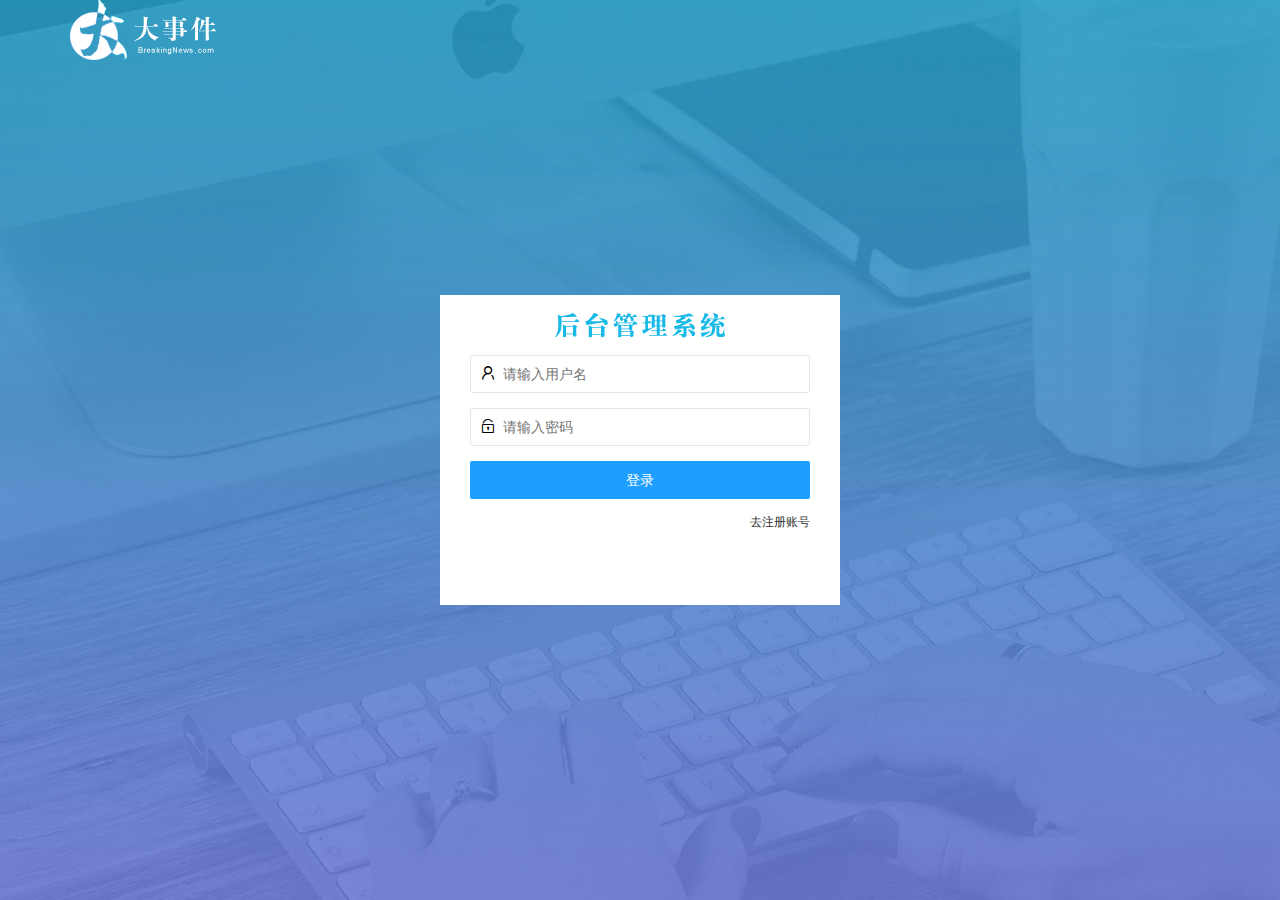
<file: login.html>
<!DOCTYPE html>
<html lang="en">

<head>
    <meta charset="UTF-8">
    <meta http-equiv="X-UA-Compatible" content="IE=edge">
    <meta name="viewport" content="width=device-width, initial-scale=1.0">
    <title>大事件——登录/注册</title>
    <!-- 调用layUI的样式表 -->
    <link rel="stylesheet" href="/assets/lib/layui/css/layui.css" />
    <!-- 调用自己的样式表 -->
    <link rel="stylesheet" href="/assets/css/login.css" />
</head>

<body>
    <!-- logo区域 -->
    <div class="layui-main">
        <img src="/assets/images/logo.png" alt="" />
    </div>
    <div class="loginAndRegBox">
        <div class="title"></div>
        <!-- login -->
        <div class="login-box">
            <!-- 登录的表单 -->
            <form class="layui-form" action="" id="form_login">
                <div class="layui-form-item">
                    <i class="layui-icon layui-icon-username"></i>
                    <input type="text" name="username" required lay-verify="required" placeholder="请输入用户名" autocomplete="off" class="layui-input">
                </div>
                <div class="layui-form-item">
                    <i class="layui-icon layui-icon-password"></i>
                    <input type="password" name="password" required lay-verify="required|pwd" placeholder="请输入密码" autocomplete="off" class="layui-input">
                </div>
                <div class="layui-form-item">
                    <button class="layui-btn layui-btn-fluid  layui-btn-normal" lay-submit lay-filter="formDemo">登录</button>
                </div>
                <div class="layui-form-item links">
                    <a href="javascript:;" id="link_reg">去注册账号</a>
                </div>
            </form>
        </div>
        <!-- register -->
        <div class="reg-box">
            <!-- 注册的表单 -->
            <form class="layui-form" action="" id="form_reg">
                <div class="layui-form-item">
                    <i class="layui-icon layui-icon-username"></i>
                    <input type="text" name="username" required lay-verify="required" placeholder="请输入用户名" autocomplete="off" class="layui-input">
                </div>
                <div class="layui-form-item">
                    <i class="layui-icon layui-icon-password"></i>
                    <input type="password" name="password" required lay-verify="required|pwd" placeholder="请输入密码" autocomplete="off" class="layui-input">
                </div>
                <div class="layui-form-item">
                    <i class="layui-icon layui-icon-password"></i>
                    <input type="password" name="repassword" required lay-verify="required|pwd|repwd" placeholder="再次输入密码" autocomplete="off" class="layui-input">
                </div>
                <div class="layui-form-item">
                    <button class="layui-btn layui-btn-fluid  layui-btn-normal" lay-submit lay-filter="formDemo">注册</button>
                </div>
                <div class="layui-form-item links">
                    <a href="javascript:;" id="link_login">去登录</a>
                </div>
            </form>
        </div>
    </div>
    <!-- 导入layui的js文件 -->
    <script src="/assets/lib/layui/layui.all.js"></script>
    <!-- 导入jquery -->
    <script src="/assets/lib/jquery.js"></script>
    <!-- 导入自己封装的baseAPI.js -->
    <script src="/assets/js/baseAPI.js"></script>
    <!-- 导入自己的就是文件 -->
    <script src="/assets/js/login.js"></script>


</body>


</html>
</file>
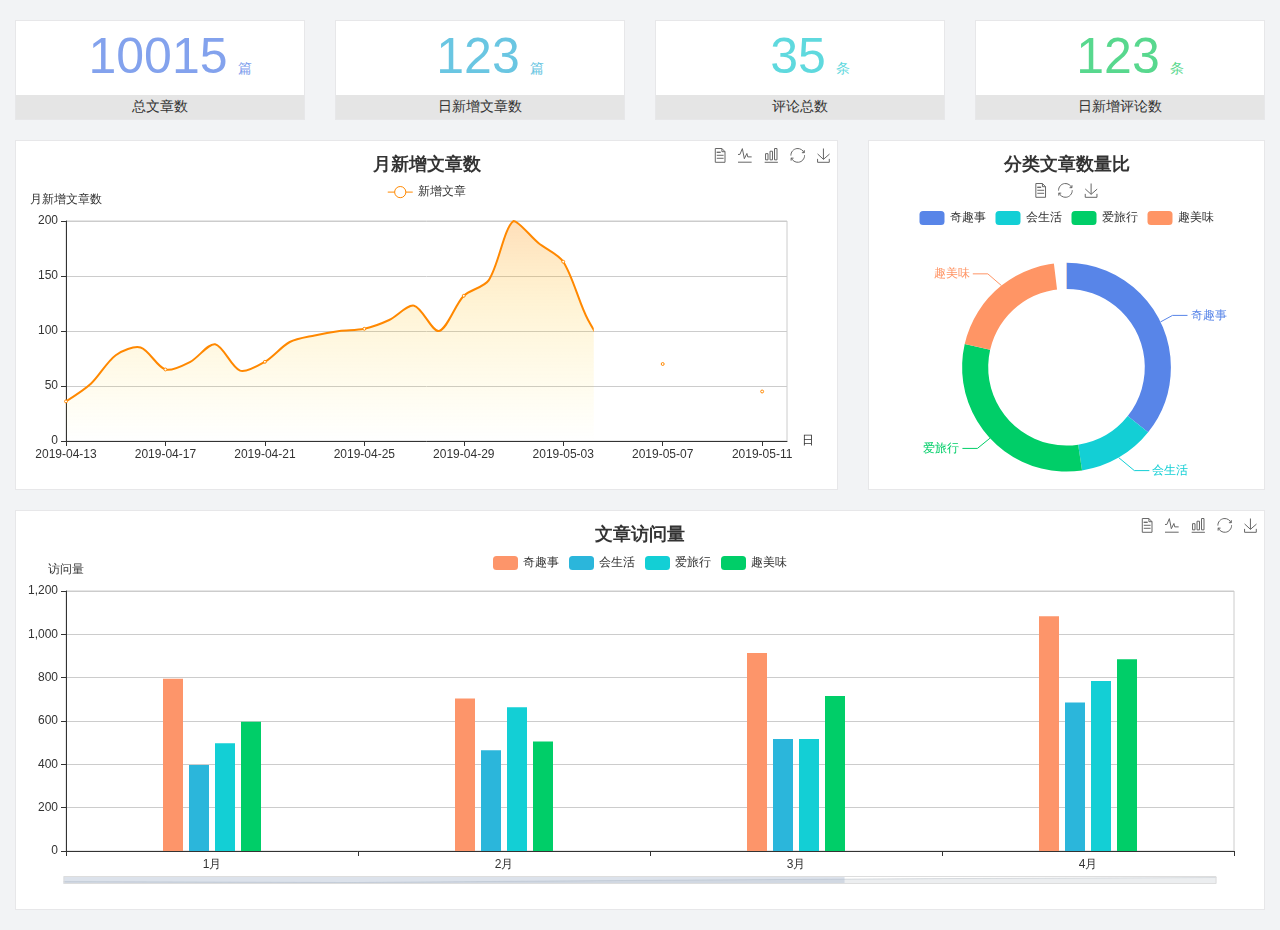
<file: home/dashboard.html>
<!DOCTYPE html>
<html lang="en">

<head>
  <meta charset="UTF-8">
  <meta name="viewport" content="width=device-width, initial-scale=1.0">
  <meta http-equiv="X-UA-Compatible" content="ie=edge">
  <title>图表统计</title>
  <link rel="stylesheet" href="../../assets/lib/bootstrap.css" />
  <link rel="stylesheet" href="../../assets/lib/main.css" />
  <script src="../../assets/lib/jquery.js"></script>
  <script type="text/javascript" src="../../assets/lib/echarts.min.js"></script>
</head>

<body>
  <div class="container-fluid">
    <div class="row spannel_list">
      <div class="col-sm-3 col-xs-6">
        <div class="spannel">
          <em>10015</em><span>篇</span>
          <b>总文章数</b>
        </div>
      </div>
      <div class="col-sm-3 col-xs-6">
        <div class="spannel scolor01">
          <em>123</em><span>篇</span>
          <b>日新增文章数</b>
        </div>
      </div>
      <div class="col-sm-3 col-xs-6">
        <div class="spannel scolor02">
          <em>35</em><span>条</span>
          <b>评论总数</b>
        </div>
      </div>
      <div class="col-sm-3 col-xs-6">
        <div class="spannel scolor03">
          <em>123</em><span>条</span>
          <b>日新增评论数</b>
        </div>
      </div>
    </div>
  </div>

  <div class="container-fluid">
    <div class="row curve-pie">
      <div class="col-lg-8 col-md-8">
        <div class="gragh_pannel" id="curve_show"></div>
      </div>
      <div class="col-lg-4 col-md-4">
        <div class="gragh_pannel" id="pie_show"></div>
      </div>
    </div>
  </div>

  <div class="container-fluid">
    <div class="column_pannel" id="column_show"></div>
  </div>

  <script>
    var oChart = echarts.init(document.getElementById('curve_show'));
    var aList_all = [
      { 'count': 36, 'date': '2019-04-13' },
      { 'count': 52, 'date': '2019-04-14' },
      { 'count': 78, 'date': '2019-04-15' },
      { 'count': 85, 'date': '2019-04-16' },
      { 'count': 65, 'date': '2019-04-17' },
      { 'count': 72, 'date': '2019-04-18' },
      { 'count': 88, 'date': '2019-04-19' },
      { 'count': 64, 'date': '2019-04-20' },
      { 'count': 72, 'date': '2019-04-21' },
      { 'count': 90, 'date': '2019-04-22' },
      { 'count': 96, 'date': '2019-04-23' },
      { 'count': 100, 'date': '2019-04-24' },
      { 'count': 102, 'date': '2019-04-25' },
      { 'count': 110, 'date': '2019-04-26' },
      { 'count': 123, 'date': '2019-04-27' },
      { 'count': 100, 'date': '2019-04-28' },
      { 'count': 132, 'date': '2019-04-29' },
      { 'count': 146, 'date': '2019-04-30' },
      { 'count': 200, 'date': '2019-05-01' },
      { 'count': 180, 'date': '2019-05-02' },
      { 'count': 163, 'date': '2019-05-03' },
      { 'count': 110, 'date': '2019-05-04' },
      { 'count': 80, 'date': '2019-05-05' },
      { 'count': 82, 'date': '2019-05-06' },
      { 'count': 70, 'date': '2019-05-07' },
      { 'count': 65, 'date': '2019-05-08' },
      { 'count': 54, 'date': '2019-05-09' },
      { 'count': 40, 'date': '2019-05-10' },
      { 'count': 45, 'date': '2019-05-11' },
      { 'count': 38, 'date': '2019-05-12' },
    ];

    let aCount = [];
    let aDate = [];

    for (var i = 0; i < aList_all.length; i++) {
      aCount.push(aList_all[i].count);
      aDate.push(aList_all[i].date);
    }

    var chartopt = {
      title: {
        text: '月新增文章数',
        left: 'center',
        top: '10'
      },
      tooltip: {
        trigger: 'axis'
      },
      legend: {
        data: ['新增文章'],
        top: '40'
      },
      toolbox: {
        show: true,
        feature: {
          mark: { show: true },
          dataView: { show: true, readOnly: false },
          magicType: { show: true, type: ['line', 'bar'] },
          restore: { show: true },
          saveAsImage: { show: true }
        }
      },
      calculable: true,
      xAxis: [
        {
          name: '日',
          type: 'category',
          boundaryGap: false,
          data: aDate
        }
      ],
      yAxis: [
        {
          name: '月新增文章数',
          type: 'value'
        }
      ],
      series: [
        {
          name: '新增文章',
          type: 'line',
          smooth: true,
          itemStyle: { normal: { areaStyle: { type: 'default' }, color: '#f80' }, lineStyle: { color: '#f80' } },
          data: aCount
        }],
      areaStyle: {
        normal: {
          color: new echarts.graphic.LinearGradient(0, 0, 0, 1, [{
            offset: 0,
            color: 'rgba(255,136,0,0.39)'
          }, {
            offset: .34,
            color: 'rgba(255,180,0,0.25)'
          }, {
            offset: 1,
            color: 'rgba(255,222,0,0.00)'
          }])

        }
      },
      grid: {
        show: true,
        x: 50,
        x2: 50,
        y: 80,
        height: 220
      }
    };

    oChart.setOption(chartopt);


    var oPie = echarts.init(document.getElementById('pie_show'));
    var oPieopt =
    {
      title: {
        top: 10,
        text: '分类文章数量比',
        x: 'center'
      },
      tooltip: {
        trigger: 'item',
        formatter: "{a} <br/>{b} : {c} ({d}%)"
      },
      color: ['#5885e8', '#13cfd5', '#00ce68', '#ff9565'],
      legend: {
        x: 'center',
        top: 65,
        data: ['奇趣事', '会生活', '爱旅行', '趣美味']
      },
      toolbox: {
        show: true,
        x: 'center',
        top: 35,
        feature: {
          mark: { show: true },
          dataView: { show: true, readOnly: false },
          magicType: {
            show: true,
            type: ['pie', 'funnel'],
            option: {
              funnel: {
                x: '25%',
                width: '50%',
                funnelAlign: 'left',
                max: 1548
              }
            }
          },
          restore: { show: true },
          saveAsImage: { show: true }
        }
      },
      calculable: true,
      series: [
        {
          name: '访问来源',
          type: 'pie',
          radius: ['45%', '60%'],
          center: ['50%', '65%'],
          data: [
            { value: 300, name: '奇趣事' },
            { value: 100, name: '会生活' },
            { value: 260, name: '爱旅行' },
            { value: 180, name: '趣美味' }
          ]
        }
      ]
    };
    oPie.setOption(oPieopt);



    var oColumn = this.echarts.init(document.getElementById('column_show'));
    var oColumnopt =
    {
      title: {
        text: '文章访问量',
        left: 'center',
        top: '10'
      },
      tooltip: {
        trigger: 'axis'
      },
      legend: {
        data: ['奇趣事', '会生活', '爱旅行', '趣美味'],
        top: '40'
      },
      toolbox: {
        show: true,
        feature: {
          mark: { show: true },
          dataView: { show: true, readOnly: false },
          magicType: { show: true, type: ['line', 'bar'] },
          restore: { show: true },
          saveAsImage: { show: true }
        }
      },
      calculable: true,
      xAxis: [
        {
          type: 'category',
          data: ['1月', '2月', '3月', '4月', '5月']
        }
      ],
      yAxis: [
        {
          name: '访问量',
          type: 'value'
        }
      ],
      series: [
        {
          name: '奇趣事',
          type: 'bar',
          barWidth: 20,
          itemStyle: {
            normal: { areaStyle: { type: 'default' }, color: '#fd956a' }
          },
          data: [800, 708, 920, 1090, 1200]
        },
        {
          name: '会生活',
          type: 'bar',
          barWidth: 20,
          itemStyle: {
            normal: { areaStyle: { type: 'default' }, color: '#2bb6db' }
          },
          data: [400, 468, 520, 690, 800]
        },
        {
          name: '爱旅行',
          type: 'bar',
          barWidth: 20,
          itemStyle: {
            normal: { areaStyle: { type: 'default' }, color: '#13cfd5' }
          },
          data: [500, 668, 520, 790, 900]
        },
        {
          name: '趣美味',
          type: 'bar',
          barWidth: 20,
          itemStyle: {
            normal: { areaStyle: { type: 'default' }, color: '#00ce68' }
          },
          data: [600, 508, 720, 890, 1000]
        }
      ],
      grid: {
        show: true,
        x: 50,
        x2: 30,
        y: 80,
        height: 260
      },
      dataZoom: [//给x轴设置滚动条
        {
          start: 0,//默认为0
          end: 100 - 1000 / 31,//默认为100
          type: 'slider',
          show: true,
          xAxisIndex: [0],
          handleSize: 0,//滑动条的 左右2个滑动条的大小
          height: 8,//组件高度
          left: 45, //左边的距离
          right: 50,//右边的距离
          bottom: 26,//右边的距离
          handleColor: '#ddd',//h滑动图标的颜色
          handleStyle: {
            borderColor: "#cacaca",
            borderWidth: "1",
            shadowBlur: 2,
            background: "#ddd",
            shadowColor: "#ddd",
          }
        }]
    };
    oColumn.setOption(oColumnopt);
  </script>
</body>

</html>
</file>
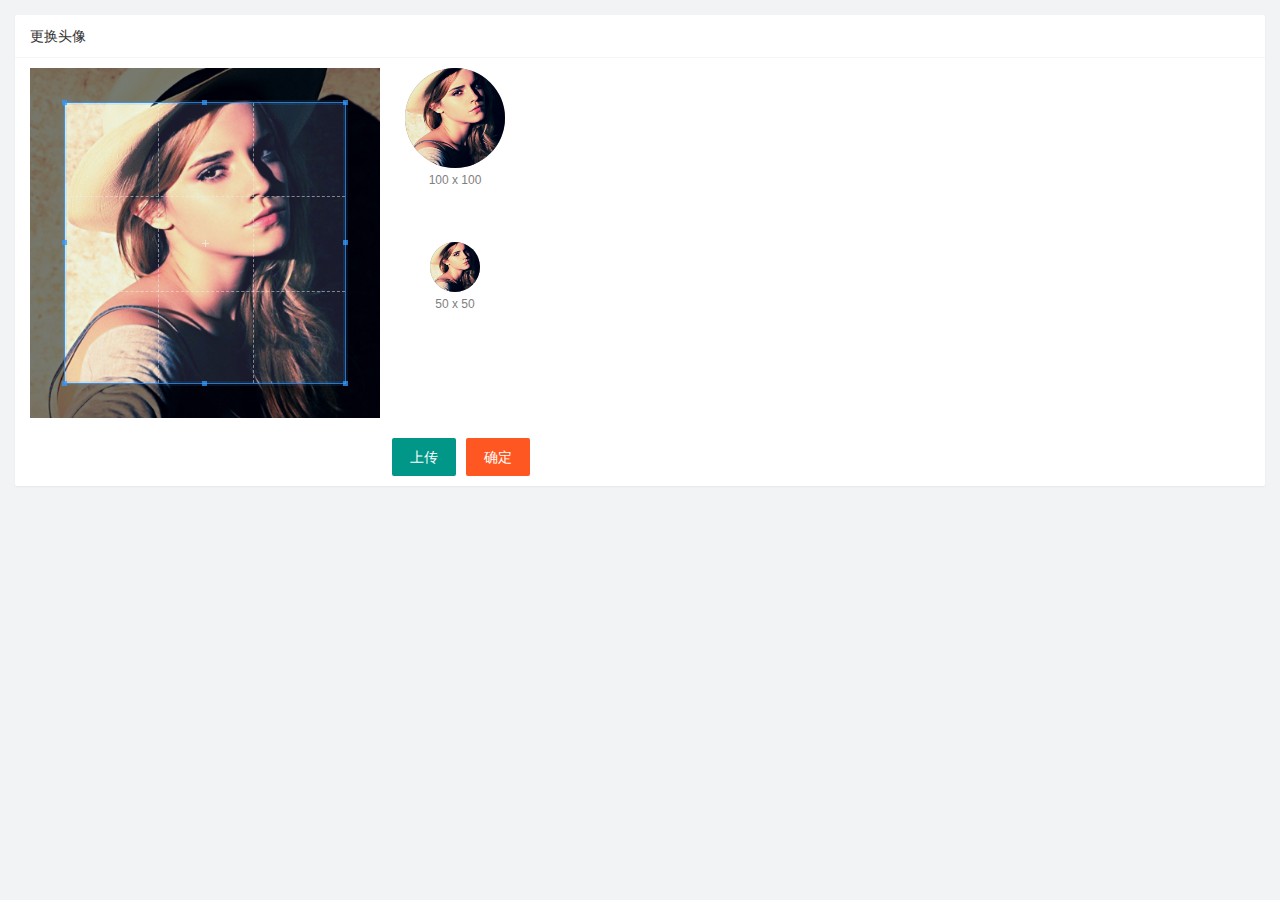
<file: user/user_avater.html>
<!DOCTYPE html>
<html lang="en">

<head>
    <meta charset="UTF-8">
    <meta http-equiv="X-UA-Compatible" content="IE=edge">
    <meta name="viewport" content="width=device-width, initial-scale=1.0">
    <title>Document</title>
    <link rel="stylesheet" href="/assets/lib/layui/css/layui.css" />
    <link rel="stylesheet" href="/assets/lib/cropper/cropper.css" />
    <link rel="stylesheet" href="/assets/css/user/user_avater.css" />
</head>

<body>
    <div class="layui-card">
        <div class="layui-card-header">更换头像</div>
        <div class="layui-card-body">
            <!-- 第一行的图片裁剪和预览区域 -->
            <div class="row1">
                <!-- 图片裁剪区域 -->
                <div class="cropper-box">
                    <!-- 这个 img 标签很重要，将来会把它初始化为裁剪区域 -->
                    <img id="image" src="/assets/images/sample.jpg" />
                </div>
                <!-- 图片的预览区域 -->
                <div class="preview-box">
                    <div>
                        <!-- 宽高为 100px 的预览区域 -->
                        <div class="img-preview w100"></div>
                        <p class="size">100 x 100</p>
                    </div>
                    <div>
                        <!-- 宽高为 50px 的预览区域 -->
                        <div class="img-preview w50"></div>
                        <p class="size">50 x 50</p>
                    </div>
                </div>
            </div>

            <!-- 第二行的按钮区域 -->
            <div class="row2">
                <input type="file" id="file" accept="image/png, image/jpg">
                <button type="button" class="layui-btn" id="btnChooseImage">上传</button>
                <button type="button" class="layui-btn layui-btn-danger" id="btnUpload">确定</button>
            </div>
        </div>
    </div>
    <script src="/assets/lib/layui/layui.all.js"></script>
    <script src="/assets/lib/jquery.js"></script>
    <script src="/assets/lib/cropper/Cropper.js"></script>
    <script src="/assets/lib/cropper/jquery-cropper.js"></script>
    <script src="/assets/js/baseAPI.js"></script>
    <script src="/assets/js/user/user_avater.js"></script>
</body>

</html>
</file>
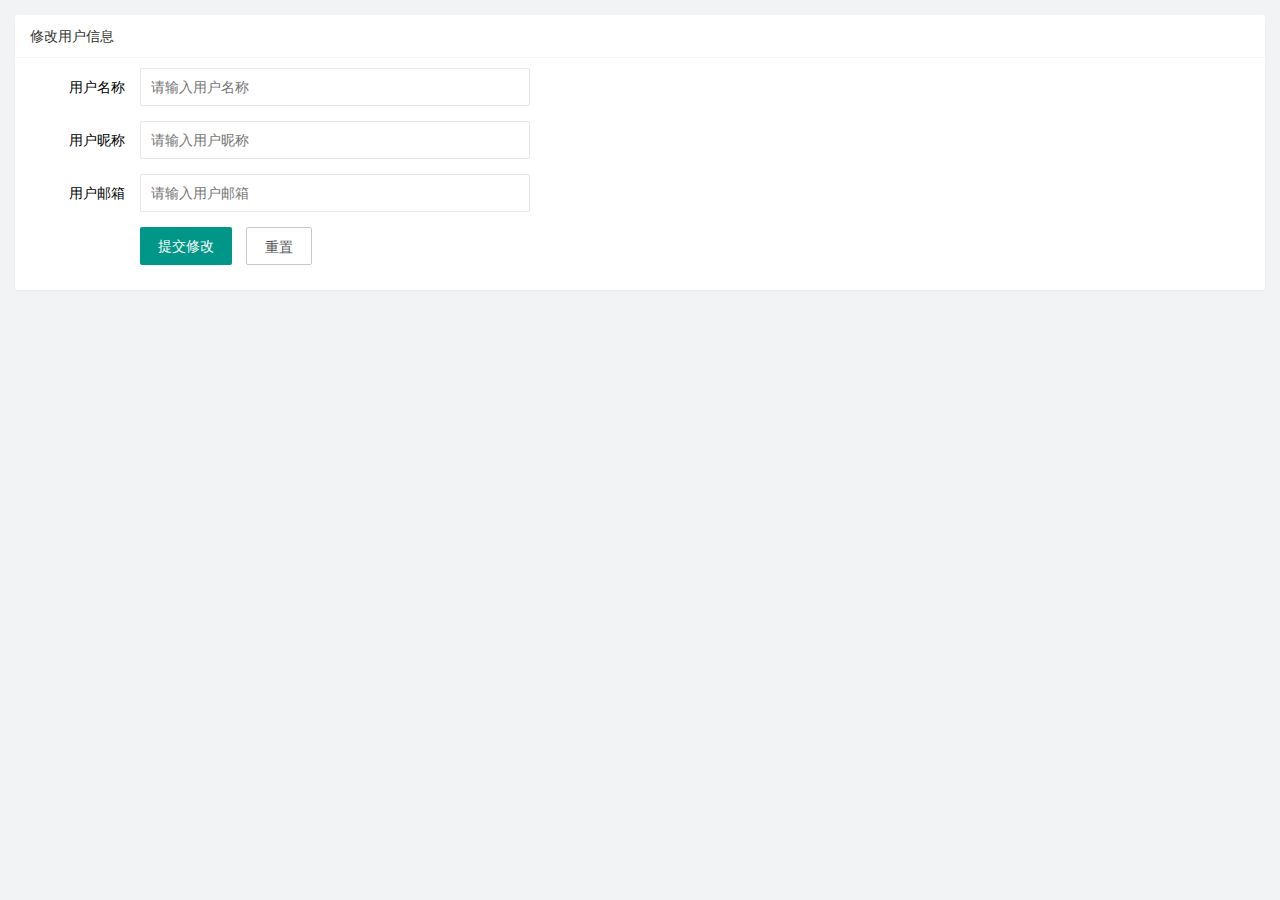
<file: user/user_info.html>
<!DOCTYPE html>
<html lang="en">

<head>
    <meta charset="UTF-8">
    <meta http-equiv="X-UA-Compatible" content="IE=edge">
    <meta name="viewport" content="width=device-width, initial-scale=1.0">
    <title>Document</title>
    <!-- 导入layui的样式 -->
    <link rel="stylesheet" href="/assets/lib/layui/css/layui.css">
    <!-- 导入自己的样式 -->
    <link rel="stylesheet" href="/assets/css/user/user_info.css" />
</head>

<body>
    <div class="layui-card">
        <div class="layui-card-header">修改用户信息</div>
        <div class="layui-card-body">
            <!-- 这是form表单 -->
            <form class="layui-form" lay-filter="formUserInfo">

                <input type="hidden" name="id" id="input" class="form-control" value="" />

                <div class="layui-form-item">
                    <label class="layui-form-label">用户名称</label>
                    <div class="layui-input-block">
                        <input type="text" name="username" required lay-verify="required" placeholder="请输入用户名称" autocomplete="off" class="layui-input" readonly>
                    </div>
                </div>
                <div class="layui-form-item">
                    <label class="layui-form-label">用户昵称</label>
                    <div class="layui-input-block">
                        <input type="text" name="nickname" required lay-verify="required|nickname" placeholder="请输入用户昵称" autocomplete="off" class="layui-input">
                    </div>
                </div>
                <div class="layui-form-item">
                    <label class="layui-form-label">用户邮箱</label>
                    <div class="layui-input-block">
                        <input type="text" name="email" required lay-verify="required|email" placeholder="请输入用户邮箱" autocomplete="off" class="layui-input">
                    </div>
                </div>
                <div class="layui-form-item">
                    <div class="layui-input-block">
                        <button class="layui-btn" lay-submit lay-filter="formDemo">提交修改</button>
                        <button type="reset" class="layui-btn layui-btn-primary" id="btnReset">重置</button>
                    </div>
                </div>
            </form>
        </div>
    </div>
    <!-- 导入layui样式 -->
    <script src="/assets/lib/layui/layui.all.js"></script>
    <!-- 导入jQuery -->
    <script src="/assets/lib/jquery.js"></script>
    <!-- 导入baseAPI -->
    <script src="/assets/js/baseAPI.js"></script>
    <!-- 导入自己的js样式 -->
    <script src="/assets/js/user/user_info.js"></script>
</body>

</html>
</file>
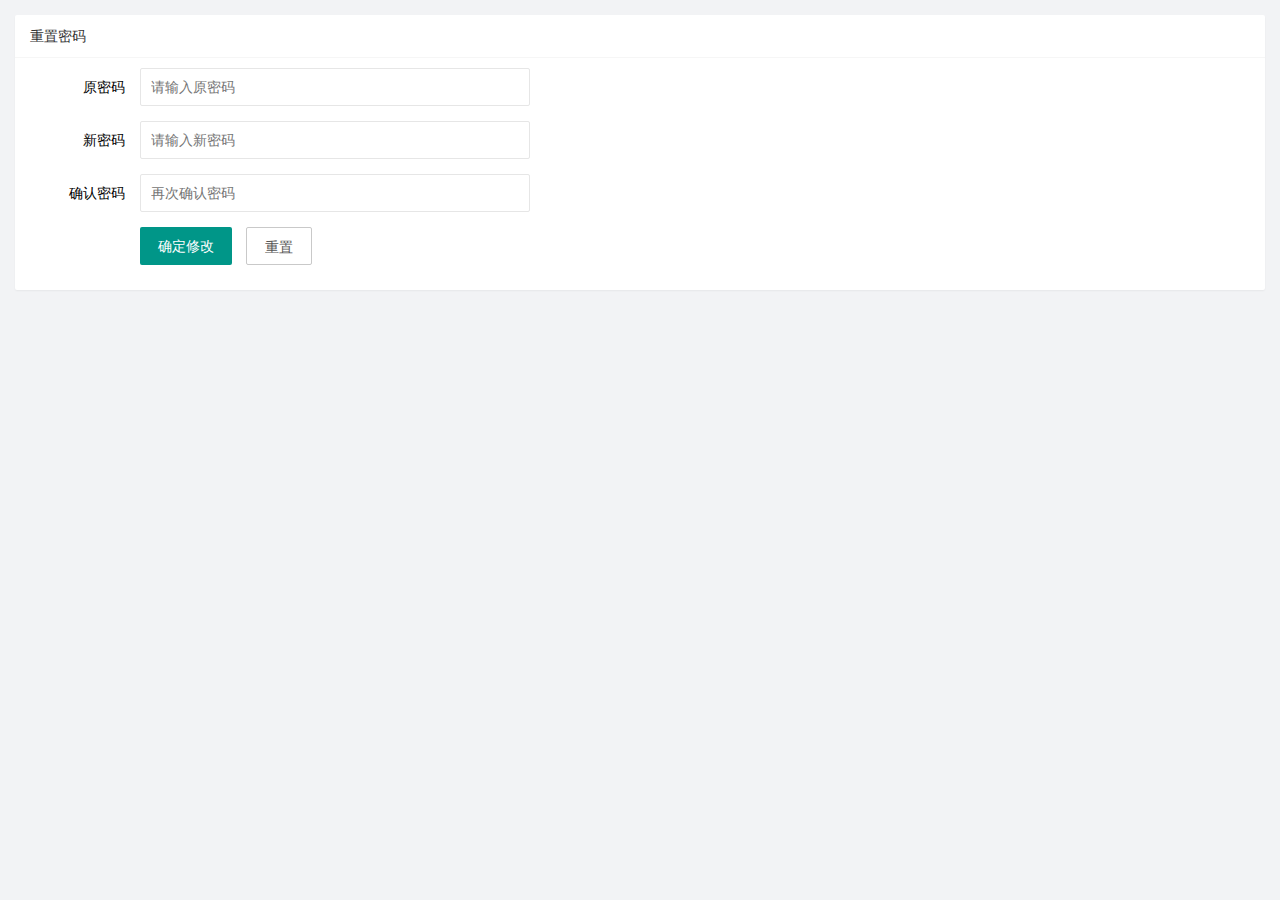
<file: user/user_pwd.html>
<!DOCTYPE html>
<html lang="en">

<head>
    <meta charset="UTF-8">
    <meta http-equiv="X-UA-Compatible" content="IE=edge">
    <meta name="viewport" content="width=device-width, initial-scale=1.0">
    <title>Document</title>
    <link rel="stylesheet" href="/assets/lib/layui/css/layui.css" />
    <link rel="stylesheet" href="/assets/css/user/user_pwd.css" />
</head>

<body>
    <div class="layui-card">
        <div class="layui-card-header">重置密码</div>
        <div class="layui-card-body">
            <!-- 这是form表单 -->
            <form class="layui-form">

                <div class="layui-form-item">
                    <label class="layui-form-label">原密码</label>
                    <div class="layui-input-block">
                        <input type="password" name="oldpwd" required lay-verify="required|Pwd" placeholder="请输入原密码" autocomplete="off" class="layui-input">
                    </div>
                </div>
                <div class="layui-form-item">
                    <label class="layui-form-label">新密码</label>
                    <div class="layui-input-block">
                        <input type="password" name="newpwd" required lay-verify="required|Pwd|samePwd" placeholder="请输入新密码" autocomplete="off" class="layui-input">
                    </div>
                </div>
                <div class="layui-form-item">
                    <label class="layui-form-label">确认密码</label>
                    <div class="layui-input-block">
                        <input type="password" name="repwd" required lay-verify="required|Pwd|rePwd" placeholder="再次确认密码" autocomplete="off" class="layui-input">
                    </div>
                </div>
                <div class="layui-form-item">
                    <div class="layui-input-block">
                        <button class="layui-btn" lay-submit lay-filter="formDemo">确定修改</button>
                        <button type="reset" class="layui-btn layui-btn-primary" id="btnReset">重置</button>
                    </div>
                </div>
            </form>
        </div>
    </div>
    <!-- 导入layui样式 -->
    <script src="/assets/lib/layui/layui.all.js"></script>
    <!-- 导入jQuery -->
    <script src="/assets/lib/jquery.js"></script>
    <!-- 导入baseAPI -->
    <script src="/assets/js/baseAPI.js"></script>
    <!-- 导入自己的js样式 -->
    <script src="/assets/js/user/user_pwd.js"></script>
</body>

</html>
</file>
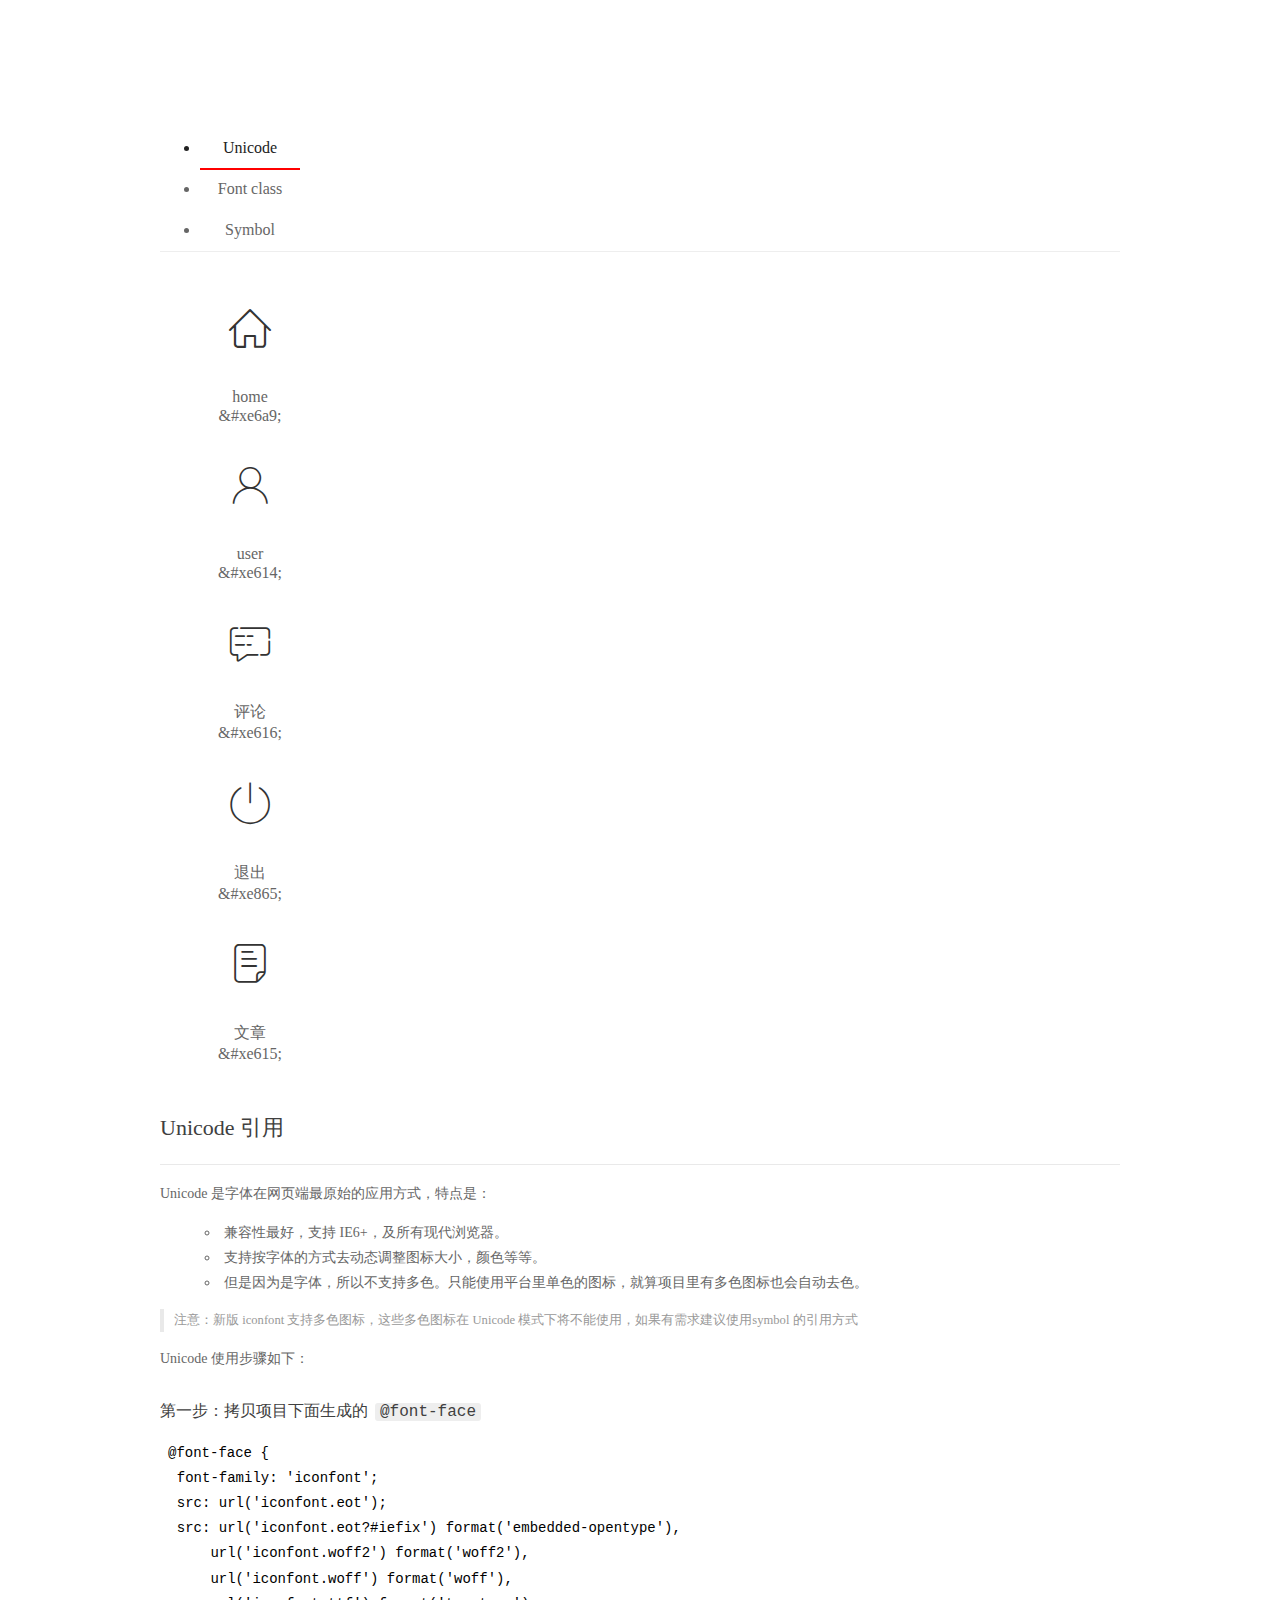
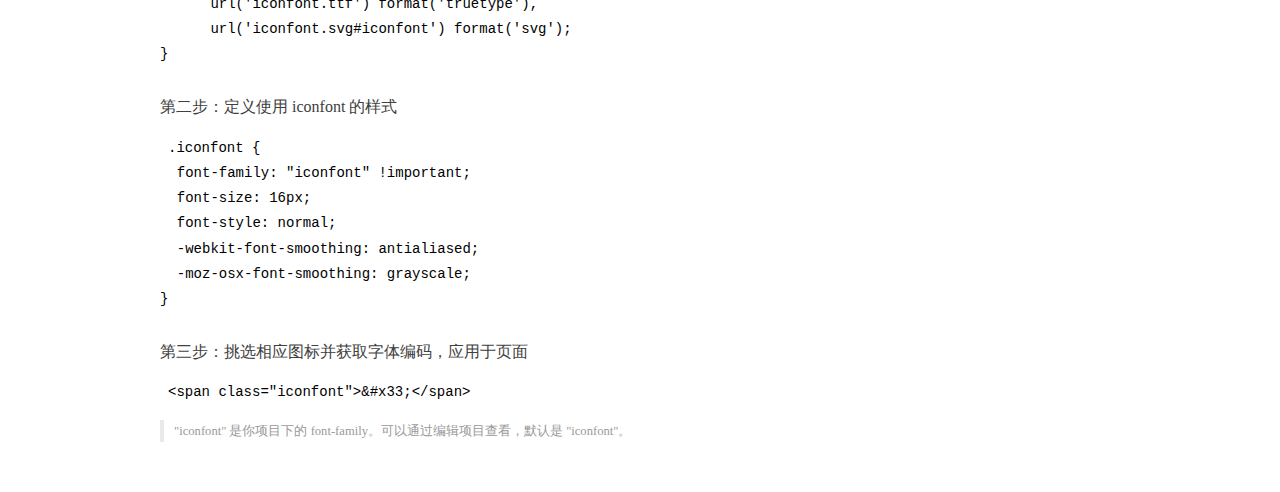
<file: assets/fonts/demo_index.html>
<!DOCTYPE html>
<html>
<head>
  <meta charset="utf-8"/>
  <title>IconFont Demo</title>
  <link rel="shortcut icon" href="https://gtms04.alicdn.com/tps/i4/TB1_oz6GVXXXXaFXpXXJDFnIXXX-64-64.ico" type="image/x-icon"/>
  <link rel="stylesheet" href="https://g.alicdn.com/thx/cube/1.3.2/cube.min.css">
  <link rel="stylesheet" href="demo.css">
  <link rel="stylesheet" href="iconfont.css">
  <script src="iconfont.js"></script>
  <!-- jQuery -->
  <script src="https://a1.alicdn.com/oss/uploads/2018/12/26/7bfddb60-08e8-11e9-9b04-53e73bb6408b.js"></script>
  <!-- 代码高亮 -->
  <script src="https://a1.alicdn.com/oss/uploads/2018/12/26/a3f714d0-08e6-11e9-8a15-ebf944d7534c.js"></script>
</head>
<body>
  <div class="main">
    <h1 class="logo"><a href="https://www.iconfont.cn/" title="iconfont 首页" target="_blank">&#xe86b;</a></h1>
    <div class="nav-tabs">
      <ul id="tabs" class="dib-box">
        <li class="dib active"><span>Unicode</span></li>
        <li class="dib"><span>Font class</span></li>
        <li class="dib"><span>Symbol</span></li>
      </ul>
      
    </div>
    <div class="tab-container">
      <div class="content unicode" style="display: block;">
          <ul class="icon_lists dib-box">
          
            <li class="dib">
              <span class="icon iconfont">&#xe6a9;</span>
                <div class="name">home</div>
                <div class="code-name">&amp;#xe6a9;</div>
              </li>
          
            <li class="dib">
              <span class="icon iconfont">&#xe614;</span>
                <div class="name">user</div>
                <div class="code-name">&amp;#xe614;</div>
              </li>
          
            <li class="dib">
              <span class="icon iconfont">&#xe616;</span>
                <div class="name">评论</div>
                <div class="code-name">&amp;#xe616;</div>
              </li>
          
            <li class="dib">
              <span class="icon iconfont">&#xe865;</span>
                <div class="name">退出</div>
                <div class="code-name">&amp;#xe865;</div>
              </li>
          
            <li class="dib">
              <span class="icon iconfont">&#xe615;</span>
                <div class="name">文章</div>
                <div class="code-name">&amp;#xe615;</div>
              </li>
          
          </ul>
          <div class="article markdown">
          <h2 id="unicode-">Unicode 引用</h2>
          <hr>

          <p>Unicode 是字体在网页端最原始的应用方式，特点是：</p>
          <ul>
            <li>兼容性最好，支持 IE6+，及所有现代浏览器。</li>
            <li>支持按字体的方式去动态调整图标大小，颜色等等。</li>
            <li>但是因为是字体，所以不支持多色。只能使用平台里单色的图标，就算项目里有多色图标也会自动去色。</li>
          </ul>
          <blockquote>
            <p>注意：新版 iconfont 支持多色图标，这些多色图标在 Unicode 模式下将不能使用，如果有需求建议使用symbol 的引用方式</p>
          </blockquote>
          <p>Unicode 使用步骤如下：</p>
          <h3 id="-font-face">第一步：拷贝项目下面生成的 <code>@font-face</code></h3>
<pre><code class="language-css"
>@font-face {
  font-family: 'iconfont';
  src: url('iconfont.eot');
  src: url('iconfont.eot?#iefix') format('embedded-opentype'),
      url('iconfont.woff2') format('woff2'),
      url('iconfont.woff') format('woff'),
      url('iconfont.ttf') format('truetype'),
      url('iconfont.svg#iconfont') format('svg');
}
</code></pre>
          <h3 id="-iconfont-">第二步：定义使用 iconfont 的样式</h3>
<pre><code class="language-css"
>.iconfont {
  font-family: "iconfont" !important;
  font-size: 16px;
  font-style: normal;
  -webkit-font-smoothing: antialiased;
  -moz-osx-font-smoothing: grayscale;
}
</code></pre>
          <h3 id="-">第三步：挑选相应图标并获取字体编码，应用于页面</h3>
<pre>
<code class="language-html"
>&lt;span class="iconfont"&gt;&amp;#x33;&lt;/span&gt;
</code></pre>
          <blockquote>
            <p>"iconfont" 是你项目下的 font-family。可以通过编辑项目查看，默认是 "iconfont"。</p>
          </blockquote>
          </div>
      </div>
      <div class="content font-class">
        <ul class="icon_lists dib-box">
          
          <li class="dib">
            <span class="icon iconfont icon-home"></span>
            <div class="name">
              home
            </div>
            <div class="code-name">.icon-home
            </div>
          </li>
          
          <li class="dib">
            <span class="icon iconfont icon-user"></span>
            <div class="name">
              user
            </div>
            <div class="code-name">.icon-user
            </div>
          </li>
          
          <li class="dib">
            <span class="icon iconfont icon-pinglun"></span>
            <div class="name">
              评论
            </div>
            <div class="code-name">.icon-pinglun
            </div>
          </li>
          
          <li class="dib">
            <span class="icon iconfont icon-tuichu"></span>
            <div class="name">
              退出
            </div>
            <div class="code-name">.icon-tuichu
            </div>
          </li>
          
          <li class="dib">
            <span class="icon iconfont icon-16"></span>
            <div class="name">
              文章
            </div>
            <div class="code-name">.icon-16
            </div>
          </li>
          
        </ul>
        <div class="article markdown">
        <h2 id="font-class-">font-class 引用</h2>
        <hr>

        <p>font-class 是 Unicode 使用方式的一种变种，主要是解决 Unicode 书写不直观，语意不明确的问题。</p>
        <p>与 Unicode 使用方式相比，具有如下特点：</p>
        <ul>
          <li>兼容性良好，支持 IE8+，及所有现代浏览器。</li>
          <li>相比于 Unicode 语意明确，书写更直观。可以很容易分辨这个 icon 是什么。</li>
          <li>因为使用 class 来定义图标，所以当要替换图标时，只需要修改 class 里面的 Unicode 引用。</li>
          <li>不过因为本质上还是使用的字体，所以多色图标还是不支持的。</li>
        </ul>
        <p>使用步骤如下：</p>
        <h3 id="-fontclass-">第一步：引入项目下面生成的 fontclass 代码：</h3>
<pre><code class="language-html">&lt;link rel="stylesheet" href="./iconfont.css"&gt;
</code></pre>
        <h3 id="-">第二步：挑选相应图标并获取类名，应用于页面：</h3>
<pre><code class="language-html">&lt;span class="iconfont icon-xxx"&gt;&lt;/span&gt;
</code></pre>
        <blockquote>
          <p>"
            iconfont" 是你项目下的 font-family。可以通过编辑项目查看，默认是 "iconfont"。</p>
        </blockquote>
      </div>
      </div>
      <div class="content symbol">
          <ul class="icon_lists dib-box">
          
            <li class="dib">
                <svg class="icon svg-icon" aria-hidden="true">
                  <use xlink:href="#icon-home"></use>
                </svg>
                <div class="name">home</div>
                <div class="code-name">#icon-home</div>
            </li>
          
            <li class="dib">
                <svg class="icon svg-icon" aria-hidden="true">
                  <use xlink:href="#icon-user"></use>
                </svg>
                <div class="name">user</div>
                <div class="code-name">#icon-user</div>
            </li>
          
            <li class="dib">
                <svg class="icon svg-icon" aria-hidden="true">
                  <use xlink:href="#icon-pinglun"></use>
                </svg>
                <div class="name">评论</div>
                <div class="code-name">#icon-pinglun</div>
            </li>
          
            <li class="dib">
                <svg class="icon svg-icon" aria-hidden="true">
                  <use xlink:href="#icon-tuichu"></use>
                </svg>
                <div class="name">退出</div>
                <div class="code-name">#icon-tuichu</div>
            </li>
          
            <li class="dib">
                <svg class="icon svg-icon" aria-hidden="true">
                  <use xlink:href="#icon-16"></use>
                </svg>
                <div class="name">文章</div>
                <div class="code-name">#icon-16</div>
            </li>
          
          </ul>
          <div class="article markdown">
          <h2 id="symbol-">Symbol 引用</h2>
          <hr>

          <p>这是一种全新的使用方式，应该说这才是未来的主流，也是平台目前推荐的用法。相关介绍可以参考这篇<a href="">文章</a>
            这种用法其实是做了一个 SVG 的集合，与另外两种相比具有如下特点：</p>
          <ul>
            <li>支持多色图标了，不再受单色限制。</li>
            <li>通过一些技巧，支持像字体那样，通过 <code>font-size</code>, <code>color</code> 来调整样式。</li>
            <li>兼容性较差，支持 IE9+，及现代浏览器。</li>
            <li>浏览器渲染 SVG 的性能一般，还不如 png。</li>
          </ul>
          <p>使用步骤如下：</p>
          <h3 id="-symbol-">第一步：引入项目下面生成的 symbol 代码：</h3>
<pre><code class="language-html">&lt;script src="./iconfont.js"&gt;&lt;/script&gt;
</code></pre>
          <h3 id="-css-">第二步：加入通用 CSS 代码（引入一次就行）：</h3>
<pre><code class="language-html">&lt;style&gt;
.icon {
  width: 1em;
  height: 1em;
  vertical-align: -0.15em;
  fill: currentColor;
  overflow: hidden;
}
&lt;/style&gt;
</code></pre>
          <h3 id="-">第三步：挑选相应图标并获取类名，应用于页面：</h3>
<pre><code class="language-html">&lt;svg class="icon" aria-hidden="true"&gt;
  &lt;use xlink:href="#icon-xxx"&gt;&lt;/use&gt;
&lt;/svg&gt;
</code></pre>
          </div>
      </div>

    </div>
  </div>
  <script>
  $(document).ready(function () {
      $('.tab-container .content:first').show()

      $('#tabs li').click(function (e) {
        var tabContent = $('.tab-container .content')
        var index = $(this).index()

        if ($(this).hasClass('active')) {
          return
        } else {
          $('#tabs li').removeClass('active')
          $(this).addClass('active')

          tabContent.hide().eq(index).fadeIn()
        }
      })
    })
  </script>
</body>
</html>
</file>
<file: assets/lib/layui/css/layui.css>
/** layui-v2.5.5 MIT License By https://www.layui.com */
 .layui-inline,img{display:inline-block;vertical-align:middle}h1,h2,h3,h4,h5,h6{font-weight:400}.layui-edge,.layui-header,.layui-inline,.layui-main{position:relative}.layui-body,.layui-edge,.layui-elip{overflow:hidden}.layui-btn,.layui-edge,.layui-inline,img{vertical-align:middle}.layui-btn,.layui-disabled,.layui-icon,.layui-unselect{-moz-user-select:none;-webkit-user-select:none;-ms-user-select:none}.layui-elip,.layui-form-checkbox span,.layui-form-pane .layui-form-label{text-overflow:ellipsis;white-space:nowrap}.layui-breadcrumb,.layui-tree-btnGroup{visibility:hidden}blockquote,body,button,dd,div,dl,dt,form,h1,h2,h3,h4,h5,h6,input,li,ol,p,pre,td,textarea,th,ul{margin:0;padding:0;-webkit-tap-highlight-color:rgba(0,0,0,0)}a:active,a:hover{outline:0}img{border:none}li{list-style:none}table{border-collapse:collapse;border-spacing:0}h4,h5,h6{font-size:100%}button,input,optgroup,option,select,textarea{font-family:inherit;font-size:inherit;font-style:inherit;font-weight:inherit;outline:0}pre{white-space:pre-wrap;white-space:-moz-pre-wrap;white-space:-pre-wrap;white-space:-o-pre-wrap;word-wrap:break-word}body{line-height:24px;font:14px Helvetica Neue,Helvetica,PingFang SC,Tahoma,Arial,sans-serif}hr{height:1px;margin:10px 0;border:0;clear:both}a{color:#333;text-decoration:none}a:hover{color:#777}a cite{font-style:normal;*cursor:pointer}.layui-border-box,.layui-border-box *{box-sizing:border-box}.layui-box,.layui-box *{box-sizing:content-box}.layui-clear{clear:both;*zoom:1}.layui-clear:after{content:'\20';clear:both;*zoom:1;display:block;height:0}.layui-inline{*display:inline;*zoom:1}.layui-edge{display:inline-block;width:0;height:0;border-width:6px;border-style:dashed;border-color:transparent}.layui-edge-top{top:-4px;border-bottom-color:#999;border-bottom-style:solid}.layui-edge-right{border-left-color:#999;border-left-style:solid}.layui-edge-bottom{top:2px;border-top-color:#999;border-top-style:solid}.layui-edge-left{border-right-color:#999;border-right-style:solid}.layui-disabled,.layui-disabled:hover{color:#d2d2d2!important;cursor:not-allowed!important}.layui-circle{border-radius:100%}.layui-show{display:block!important}.layui-hide{display:none!important}@font-face{font-family:layui-icon;src:url(../font/iconfont.eot?v=250);src:url(../font/iconfont.eot?v=250#iefix) format('embedded-opentype'),url(../font/iconfont.woff2?v=250) format('woff2'),url(../font/iconfont.woff?v=250) format('woff'),url(../font/iconfont.ttf?v=250) format('truetype'),url(../font/iconfont.svg?v=250#layui-icon) format('svg')}.layui-icon{font-family:layui-icon!important;font-size:16px;font-style:normal;-webkit-font-smoothing:antialiased;-moz-osx-font-smoothing:grayscale}.layui-icon-reply-fill:before{content:"\e611"}.layui-icon-set-fill:before{content:"\e614"}.layui-icon-menu-fill:before{content:"\e60f"}.layui-icon-search:before{content:"\e615"}.layui-icon-share:before{content:"\e641"}.layui-icon-set-sm:before{content:"\e620"}.layui-icon-engine:before{content:"\e628"}.layui-icon-close:before{content:"\1006"}.layui-icon-close-fill:before{content:"\1007"}.layui-icon-chart-screen:before{content:"\e629"}.layui-icon-star:before{content:"\e600"}.layui-icon-circle-dot:before{content:"\e617"}.layui-icon-chat:before{content:"\e606"}.layui-icon-release:before{content:"\e609"}.layui-icon-list:before{content:"\e60a"}.layui-icon-chart:before{content:"\e62c"}.layui-icon-ok-circle:before{content:"\1005"}.layui-icon-layim-theme:before{content:"\e61b"}.layui-icon-table:before{content:"\e62d"}.layui-icon-right:before{content:"\e602"}.layui-icon-left:before{content:"\e603"}.layui-icon-cart-simple:before{content:"\e698"}.layui-icon-face-cry:before{content:"\e69c"}.layui-icon-face-smile:before{content:"\e6af"}.layui-icon-survey:before{content:"\e6b2"}.layui-icon-tree:before{content:"\e62e"}.layui-icon-upload-circle:before{content:"\e62f"}.layui-icon-add-circle:before{content:"\e61f"}.layui-icon-download-circle:before{content:"\e601"}.layui-icon-templeate-1:before{content:"\e630"}.layui-icon-util:before{content:"\e631"}.layui-icon-face-surprised:before{content:"\e664"}.layui-icon-edit:before{content:"\e642"}.layui-icon-speaker:before{content:"\e645"}.layui-icon-down:before{content:"\e61a"}.layui-icon-file:before{content:"\e621"}.layui-icon-layouts:before{content:"\e632"}.layui-icon-rate-half:before{content:"\e6c9"}.layui-icon-add-circle-fine:before{content:"\e608"}.layui-icon-prev-circle:before{content:"\e633"}.layui-icon-read:before{content:"\e705"}.layui-icon-404:before{content:"\e61c"}.layui-icon-carousel:before{content:"\e634"}.layui-icon-help:before{content:"\e607"}.layui-icon-code-circle:before{content:"\e635"}.layui-icon-water:before{content:"\e636"}.layui-icon-username:before{content:"\e66f"}.layui-icon-find-fill:before{content:"\e670"}.layui-icon-about:before{content:"\e60b"}.layui-icon-location:before{content:"\e715"}.layui-icon-up:before{content:"\e619"}.layui-icon-pause:before{content:"\e651"}.layui-icon-date:before{content:"\e637"}.layui-icon-layim-uploadfile:before{content:"\e61d"}.layui-icon-delete:before{content:"\e640"}.layui-icon-play:before{content:"\e652"}.layui-icon-top:before{content:"\e604"}.layui-icon-friends:before{content:"\e612"}.layui-icon-refresh-3:before{content:"\e9aa"}.layui-icon-ok:before{content:"\e605"}.layui-icon-layer:before{content:"\e638"}.layui-icon-face-smile-fine:before{content:"\e60c"}.layui-icon-dollar:before{content:"\e659"}.layui-icon-group:before{content:"\e613"}.layui-icon-layim-download:before{content:"\e61e"}.layui-icon-picture-fine:before{content:"\e60d"}.layui-icon-link:before{content:"\e64c"}.layui-icon-diamond:before{content:"\e735"}.layui-icon-log:before{content:"\e60e"}.layui-icon-rate-solid:before{content:"\e67a"}.layui-icon-fonts-del:before{content:"\e64f"}.layui-icon-unlink:before{content:"\e64d"}.layui-icon-fonts-clear:before{content:"\e639"}.layui-icon-triangle-r:before{content:"\e623"}.layui-icon-circle:before{content:"\e63f"}.layui-icon-radio:before{content:"\e643"}.layui-icon-align-center:before{content:"\e647"}.layui-icon-align-right:before{content:"\e648"}.layui-icon-align-left:before{content:"\e649"}.layui-icon-loading-1:before{content:"\e63e"}.layui-icon-return:before{content:"\e65c"}.layui-icon-fonts-strong:before{content:"\e62b"}.layui-icon-upload:before{content:"\e67c"}.layui-icon-dialogue:before{content:"\e63a"}.layui-icon-video:before{content:"\e6ed"}.layui-icon-headset:before{content:"\e6fc"}.layui-icon-cellphone-fine:before{content:"\e63b"}.layui-icon-add-1:before{content:"\e654"}.layui-icon-face-smile-b:before{content:"\e650"}.layui-icon-fonts-html:before{content:"\e64b"}.layui-icon-form:before{content:"\e63c"}.layui-icon-cart:before{content:"\e657"}.layui-icon-camera-fill:before{content:"\e65d"}.layui-icon-tabs:before{content:"\e62a"}.layui-icon-fonts-code:before{content:"\e64e"}.layui-icon-fire:before{content:"\e756"}.layui-icon-set:before{content:"\e716"}.layui-icon-fonts-u:before{content:"\e646"}.layui-icon-triangle-d:before{content:"\e625"}.layui-icon-tips:before{content:"\e702"}.layui-icon-picture:before{content:"\e64a"}.layui-icon-more-vertical:before{content:"\e671"}.layui-icon-flag:before{content:"\e66c"}.layui-icon-loading:before{content:"\e63d"}.layui-icon-fonts-i:before{content:"\e644"}.layui-icon-refresh-1:before{content:"\e666"}.layui-icon-rmb:before{content:"\e65e"}.layui-icon-home:before{content:"\e68e"}.layui-icon-user:before{content:"\e770"}.layui-icon-notice:before{content:"\e667"}.layui-icon-login-weibo:before{content:"\e675"}.layui-icon-voice:before{content:"\e688"}.layui-icon-upload-drag:before{content:"\e681"}.layui-icon-login-qq:before{content:"\e676"}.layui-icon-snowflake:before{content:"\e6b1"}.layui-icon-file-b:before{content:"\e655"}.layui-icon-template:before{content:"\e663"}.layui-icon-auz:before{content:"\e672"}.layui-icon-console:before{content:"\e665"}.layui-icon-app:before{content:"\e653"}.layui-icon-prev:before{content:"\e65a"}.layui-icon-website:before{content:"\e7ae"}.layui-icon-next:before{content:"\e65b"}.layui-icon-component:before{content:"\e857"}.layui-icon-more:before{content:"\e65f"}.layui-icon-login-wechat:before{content:"\e677"}.layui-icon-shrink-right:before{content:"\e668"}.layui-icon-spread-left:before{content:"\e66b"}.layui-icon-camera:before{content:"\e660"}.layui-icon-note:before{content:"\e66e"}.layui-icon-refresh:before{content:"\e669"}.layui-icon-female:before{content:"\e661"}.layui-icon-male:before{content:"\e662"}.layui-icon-password:before{content:"\e673"}.layui-icon-senior:before{content:"\e674"}.layui-icon-theme:before{content:"\e66a"}.layui-icon-tread:before{content:"\e6c5"}.layui-icon-praise:before{content:"\e6c6"}.layui-icon-star-fill:before{content:"\e658"}.layui-icon-rate:before{content:"\e67b"}.layui-icon-template-1:before{content:"\e656"}.layui-icon-vercode:before{content:"\e679"}.layui-icon-cellphone:before{content:"\e678"}.layui-icon-screen-full:before{content:"\e622"}.layui-icon-screen-restore:before{content:"\e758"}.layui-icon-cols:before{content:"\e610"}.layui-icon-export:before{content:"\e67d"}.layui-icon-print:before{content:"\e66d"}.layui-icon-slider:before{content:"\e714"}.layui-icon-addition:before{content:"\e624"}.layui-icon-subtraction:before{content:"\e67e"}.layui-icon-service:before{content:"\e626"}.layui-icon-transfer:before{content:"\e691"}.layui-main{width:1140px;margin:0 auto}.layui-header{z-index:1000;height:60px}.layui-header a:hover{transition:all .5s;-webkit-transition:all .5s}.layui-side{position:fixed;left:0;top:0;bottom:0;z-index:999;width:200px;overflow-x:hidden}.layui-side-scroll{position:relative;width:220px;height:100%;overflow-x:hidden}.layui-body{position:absolute;left:200px;right:0;top:0;bottom:0;z-index:998;width:auto;overflow-y:auto;box-sizing:border-box}.layui-layout-body{overflow:hidden}.layui-layout-admin .layui-header{background-color:#23262E}.layui-layout-admin .layui-side{top:60px;width:200px;overflow-x:hidden}.layui-layout-admin .layui-body{position:fixed;top:60px;bottom:44px}.layui-layout-admin .layui-main{width:auto;margin:0 15px}.layui-layout-admin .layui-footer{position:fixed;left:200px;right:0;bottom:0;height:44px;line-height:44px;padding:0 15px;background-color:#eee}.layui-layout-admin .layui-logo{position:absolute;left:0;top:0;width:200px;height:100%;line-height:60px;text-align:center;color:#009688;font-size:16px}.layui-layout-admin .layui-header .layui-nav{background:0 0}.layui-layout-left{position:absolute!important;left:200px;top:0}.layui-layout-right{position:absolute!important;right:0;top:0}.layui-container{position:relative;margin:0 auto;padding:0 15px;box-sizing:border-box}.layui-fluid{position:relative;margin:0 auto;padding:0 15px}.layui-row:after,.layui-row:before{content:'';display:block;clear:both}.layui-col-lg1,.layui-col-lg10,.layui-col-lg11,.layui-col-lg12,.layui-col-lg2,.layui-col-lg3,.layui-col-lg4,.layui-col-lg5,.layui-col-lg6,.layui-col-lg7,.layui-col-lg8,.layui-col-lg9,.layui-col-md1,.layui-col-md10,.layui-col-md11,.layui-col-md12,.layui-col-md2,.layui-col-md3,.layui-col-md4,.layui-col-md5,.layui-col-md6,.layui-col-md7,.layui-col-md8,.layui-col-md9,.layui-col-sm1,.layui-col-sm10,.layui-col-sm11,.layui-col-sm12,.layui-col-sm2,.layui-col-sm3,.layui-col-sm4,.layui-col-sm5,.layui-col-sm6,.layui-col-sm7,.layui-col-sm8,.layui-col-sm9,.layui-col-xs1,.layui-col-xs10,.layui-col-xs11,.layui-col-xs12,.layui-col-xs2,.layui-col-xs3,.layui-col-xs4,.layui-col-xs5,.layui-col-xs6,.layui-col-xs7,.layui-col-xs8,.layui-col-xs9{position:relative;display:block;box-sizing:border-box}.layui-col-xs1,.layui-col-xs10,.layui-col-xs11,.layui-col-xs12,.layui-col-xs2,.layui-col-xs3,.layui-col-xs4,.layui-col-xs5,.layui-col-xs6,.layui-col-xs7,.layui-col-xs8,.layui-col-xs9{float:left}.layui-col-xs1{width:8.33333333%}.layui-col-xs2{width:16.66666667%}.layui-col-xs3{width:25%}.layui-col-xs4{width:33.33333333%}.layui-col-xs5{width:41.66666667%}.layui-col-xs6{width:50%}.layui-col-xs7{width:58.33333333%}.layui-col-xs8{width:66.66666667%}.layui-col-xs9{width:75%}.layui-col-xs10{width:83.33333333%}.layui-col-xs11{width:91.66666667%}.layui-col-xs12{width:100%}.layui-col-xs-offset1{margin-left:8.33333333%}.layui-col-xs-offset2{margin-left:16.66666667%}.layui-col-xs-offset3{margin-left:25%}.layui-col-xs-offset4{margin-left:33.33333333%}.layui-col-xs-offset5{margin-left:41.66666667%}.layui-col-xs-offset6{margin-left:50%}.layui-col-xs-offset7{margin-left:58.33333333%}.layui-col-xs-offset8{margin-left:66.66666667%}.layui-col-xs-offset9{margin-left:75%}.layui-col-xs-offset10{margin-left:83.33333333%}.layui-col-xs-offset11{margin-left:91.66666667%}.layui-col-xs-offset12{margin-left:100%}@media screen and (max-width:768px){.layui-hide-xs{display:none!important}.layui-show-xs-block{display:block!important}.layui-show-xs-inline{display:inline!important}.layui-show-xs-inline-block{display:inline-block!important}}@media screen and (min-width:768px){.layui-container{width:750px}.layui-hide-sm{display:none!important}.layui-show-sm-block{display:block!important}.layui-show-sm-inline{display:inline!important}.layui-show-sm-inline-block{display:inline-block!important}.layui-col-sm1,.layui-col-sm10,.layui-col-sm11,.layui-col-sm12,.layui-col-sm2,.layui-col-sm3,.layui-col-sm4,.layui-col-sm5,.layui-col-sm6,.layui-col-sm7,.layui-col-sm8,.layui-col-sm9{float:left}.layui-col-sm1{width:8.33333333%}.layui-col-sm2{width:16.66666667%}.layui-col-sm3{width:25%}.layui-col-sm4{width:33.33333333%}.layui-col-sm5{width:41.66666667%}.layui-col-sm6{width:50%}.layui-col-sm7{width:58.33333333%}.layui-col-sm8{width:66.66666667%}.layui-col-sm9{width:75%}.layui-col-sm10{width:83.33333333%}.layui-col-sm11{width:91.66666667%}.layui-col-sm12{width:100%}.layui-col-sm-offset1{margin-left:8.33333333%}.layui-col-sm-offset2{margin-left:16.66666667%}.layui-col-sm-offset3{margin-left:25%}.layui-col-sm-offset4{margin-left:33.33333333%}.layui-col-sm-offset5{margin-left:41.66666667%}.layui-col-sm-offset6{margin-left:50%}.layui-col-sm-offset7{margin-left:58.33333333%}.layui-col-sm-offset8{margin-left:66.66666667%}.layui-col-sm-offset9{margin-left:75%}.layui-col-sm-offset10{margin-left:83.33333333%}.layui-col-sm-offset11{margin-left:91.66666667%}.layui-col-sm-offset12{margin-left:100%}}@media screen and (min-width:992px){.layui-container{width:970px}.layui-hide-md{display:none!important}.layui-show-md-block{display:block!important}.layui-show-md-inline{display:inline!important}.layui-show-md-inline-block{display:inline-block!important}.layui-col-md1,.layui-col-md10,.layui-col-md11,.layui-col-md12,.layui-col-md2,.layui-col-md3,.layui-col-md4,.layui-col-md5,.layui-col-md6,.layui-col-md7,.layui-col-md8,.layui-col-md9{float:left}.layui-col-md1{width:8.33333333%}.layui-col-md2{width:16.66666667%}.layui-col-md3{width:25%}.layui-col-md4{width:33.33333333%}.layui-col-md5{width:41.66666667%}.layui-col-md6{width:50%}.layui-col-md7{width:58.33333333%}.layui-col-md8{width:66.66666667%}.layui-col-md9{width:75%}.layui-col-md10{width:83.33333333%}.layui-col-md11{width:91.66666667%}.layui-col-md12{width:100%}.layui-col-md-offset1{margin-left:8.33333333%}.layui-col-md-offset2{margin-left:16.66666667%}.layui-col-md-offset3{margin-left:25%}.layui-col-md-offset4{margin-left:33.33333333%}.layui-col-md-offset5{margin-left:41.66666667%}.layui-col-md-offset6{margin-left:50%}.layui-col-md-offset7{margin-left:58.33333333%}.layui-col-md-offset8{margin-left:66.66666667%}.layui-col-md-offset9{margin-left:75%}.layui-col-md-offset10{margin-left:83.33333333%}.layui-col-md-offset11{margin-left:91.66666667%}.layui-col-md-offset12{margin-left:100%}}@media screen and (min-width:1200px){.layui-container{width:1170px}.layui-hide-lg{display:none!important}.layui-show-lg-block{display:block!important}.layui-show-lg-inline{display:inline!important}.layui-show-lg-inline-block{display:inline-block!important}.layui-col-lg1,.layui-col-lg10,.layui-col-lg11,.layui-col-lg12,.layui-col-lg2,.layui-col-lg3,.layui-col-lg4,.layui-col-lg5,.layui-col-lg6,.layui-col-lg7,.layui-col-lg8,.layui-col-lg9{float:left}.layui-col-lg1{width:8.33333333%}.layui-col-lg2{width:16.66666667%}.layui-col-lg3{width:25%}.layui-col-lg4{width:33.33333333%}.layui-col-lg5{width:41.66666667%}.layui-col-lg6{width:50%}.layui-col-lg7{width:58.33333333%}.layui-col-lg8{width:66.66666667%}.layui-col-lg9{width:75%}.layui-col-lg10{width:83.33333333%}.layui-col-lg11{width:91.66666667%}.layui-col-lg12{width:100%}.layui-col-lg-offset1{margin-left:8.33333333%}.layui-col-lg-offset2{margin-left:16.66666667%}.layui-col-lg-offset3{margin-left:25%}.layui-col-lg-offset4{margin-left:33.33333333%}.layui-col-lg-offset5{margin-left:41.66666667%}.layui-col-lg-offset6{margin-left:50%}.layui-col-lg-offset7{margin-left:58.33333333%}.layui-col-lg-offset8{margin-left:66.66666667%}.layui-col-lg-offset9{margin-left:75%}.layui-col-lg-offset10{margin-left:83.33333333%}.layui-col-lg-offset11{margin-left:91.66666667%}.layui-col-lg-offset12{margin-left:100%}}.layui-col-space1{margin:-.5px}.layui-col-space1>*{padding:.5px}.layui-col-space3{margin:-1.5px}.layui-col-space3>*{padding:1.5px}.layui-col-space5{margin:-2.5px}.layui-col-space5>*{padding:2.5px}.layui-col-space8{margin:-3.5px}.layui-col-space8>*{padding:3.5px}.layui-col-space10{margin:-5px}.layui-col-space10>*{padding:5px}.layui-col-space12{margin:-6px}.layui-col-space12>*{padding:6px}.layui-col-space15{margin:-7.5px}.layui-col-space15>*{padding:7.5px}.layui-col-space18{margin:-9px}.layui-col-space18>*{padding:9px}.layui-col-space20{margin:-10px}.layui-col-space20>*{padding:10px}.layui-col-space22{margin:-11px}.layui-col-space22>*{padding:11px}.layui-col-space25{margin:-12.5px}.layui-col-space25>*{padding:12.5px}.layui-col-space30{margin:-15px}.layui-col-space30>*{padding:15px}.layui-btn,.layui-input,.layui-select,.layui-textarea,.layui-upload-button{outline:0;-webkit-appearance:none;transition:all .3s;-webkit-transition:all .3s;box-sizing:border-box}.layui-elem-quote{margin-bottom:10px;padding:15px;line-height:22px;border-left:5px solid #009688;border-radius:0 2px 2px 0;background-color:#f2f2f2}.layui-quote-nm{border-style:solid;border-width:1px 1px 1px 5px;background:0 0}.layui-elem-field{margin-bottom:10px;padding:0;border-width:1px;border-style:solid}.layui-elem-field legend{margin-left:20px;padding:0 10px;font-size:20px;font-weight:300}.layui-field-title{margin:10px 0 20px;border-width:1px 0 0}.layui-field-box{padding:10px 15px}.layui-field-title .layui-field-box{padding:10px 0}.layui-progress{position:relative;height:6px;border-radius:20px;background-color:#e2e2e2}.layui-progress-bar{position:absolute;left:0;top:0;width:0;max-width:100%;height:6px;border-radius:20px;text-align:right;background-color:#5FB878;transition:all .3s;-webkit-transition:all .3s}.layui-progress-big,.layui-progress-big .layui-progress-bar{height:18px;line-height:18px}.layui-progress-text{position:relative;top:-20px;line-height:18px;font-size:12px;color:#666}.layui-progress-big .layui-progress-text{position:static;padding:0 10px;color:#fff}.layui-collapse{border-width:1px;border-style:solid;border-radius:2px}.layui-colla-content,.layui-colla-item{border-top-width:1px;border-top-style:solid}.layui-colla-item:first-child{border-top:none}.layui-colla-title{position:relative;height:42px;line-height:42px;padding:0 15px 0 35px;color:#333;background-color:#f2f2f2;cursor:pointer;font-size:14px;overflow:hidden}.layui-colla-content{display:none;padding:10px 15px;line-height:22px;color:#666}.layui-colla-icon{position:absolute;left:15px;top:0;font-size:14px}.layui-card{margin-bottom:15px;border-radius:2px;background-color:#fff;box-shadow:0 1px 2px 0 rgba(0,0,0,.05)}.layui-card:last-child{margin-bottom:0}.layui-card-header{position:relative;height:42px;line-height:42px;padding:0 15px;border-bottom:1px solid #f6f6f6;color:#333;border-radius:2px 2px 0 0;font-size:14px}.layui-bg-black,.layui-bg-blue,.layui-bg-cyan,.layui-bg-green,.layui-bg-orange,.layui-bg-red{color:#fff!important}.layui-card-body{position:relative;padding:10px 15px;line-height:24px}.layui-card-body[pad15]{padding:15px}.layui-card-body[pad20]{padding:20px}.layui-card-body .layui-table{margin:5px 0}.layui-card .layui-tab{margin:0}.layui-panel-window{position:relative;padding:15px;border-radius:0;border-top:5px solid #E6E6E6;background-color:#fff}.layui-auxiliar-moving{position:fixed;left:0;right:0;top:0;bottom:0;width:100%;height:100%;background:0 0;z-index:9999999999}.layui-form-label,.layui-form-mid,.layui-form-select,.layui-input-block,.layui-input-inline,.layui-textarea{position:relative}.layui-bg-red{background-color:#FF5722!important}.layui-bg-orange{background-color:#FFB800!important}.layui-bg-green{background-color:#009688!important}.layui-bg-cyan{background-color:#2F4056!important}.layui-bg-blue{background-color:#1E9FFF!important}.layui-bg-black{background-color:#393D49!important}.layui-bg-gray{background-color:#eee!important;color:#666!important}.layui-badge-rim,.layui-colla-content,.layui-colla-item,.layui-collapse,.layui-elem-field,.layui-form-pane .layui-form-item[pane],.layui-form-pane .layui-form-label,.layui-input,.layui-layedit,.layui-layedit-tool,.layui-quote-nm,.layui-select,.layui-tab-bar,.layui-tab-card,.layui-tab-title,.layui-tab-title .layui-this:after,.layui-textarea{border-color:#e6e6e6}.layui-timeline-item:before,hr{background-color:#e6e6e6}.layui-text{line-height:22px;font-size:14px;color:#666}.layui-text h1,.layui-text h2,.layui-text h3{font-weight:500;color:#333}.layui-text h1{font-size:30px}.layui-text h2{font-size:24px}.layui-text h3{font-size:18px}.layui-text a:not(.layui-btn){color:#01AAED}.layui-text a:not(.layui-btn):hover{text-decoration:underline}.layui-text ul{padding:5px 0 5px 15px}.layui-text ul li{margin-top:5px;list-style-type:disc}.layui-text em,.layui-word-aux{color:#999!important;padding:0 5px!important}.layui-btn{display:inline-block;height:38px;line-height:38px;padding:0 18px;background-color:#009688;color:#fff;white-space:nowrap;text-align:center;font-size:14px;border:none;border-radius:2px;cursor:pointer}.layui-btn:hover{opacity:.8;filter:alpha(opacity=80);color:#fff}.layui-btn:active{opacity:1;filter:alpha(opacity=100)}.layui-btn+.layui-btn{margin-left:10px}.layui-btn-container{font-size:0}.layui-btn-container .layui-btn{margin-right:10px;margin-bottom:10px}.layui-btn-container .layui-btn+.layui-btn{margin-left:0}.layui-table .layui-btn-container .layui-btn{margin-bottom:9px}.layui-btn-radius{border-radius:100px}.layui-btn .layui-icon{margin-right:3px;font-size:18px;vertical-align:bottom;vertical-align:middle\9}.layui-btn-primary{border:1px solid #C9C9C9;background-color:#fff;color:#555}.layui-btn-primary:hover{border-color:#009688;color:#333}.layui-btn-normal{background-color:#1E9FFF}.layui-btn-warm{background-color:#FFB800}.layui-btn-danger{background-color:#FF5722}.layui-btn-checked{background-color:#5FB878}.layui-btn-disabled,.layui-btn-disabled:active,.layui-btn-disabled:hover{border:1px solid #e6e6e6;background-color:#FBFBFB;color:#C9C9C9;cursor:not-allowed;opacity:1}.layui-btn-lg{height:44px;line-height:44px;padding:0 25px;font-size:16px}.layui-btn-sm{height:30px;line-height:30px;padding:0 10px;font-size:12px}.layui-btn-sm i{font-size:16px!important}.layui-btn-xs{height:22px;line-height:22px;padding:0 5px;font-size:12px}.layui-btn-xs i{font-size:14px!important}.layui-btn-group{display:inline-block;vertical-align:middle;font-size:0}.layui-btn-group .layui-btn{margin-left:0!important;margin-right:0!important;border-left:1px solid rgba(255,255,255,.5);border-radius:0}.layui-btn-group .layui-btn-primary{border-left:none}.layui-btn-group .layui-btn-primary:hover{border-color:#C9C9C9;color:#009688}.layui-btn-group .layui-btn:first-child{border-left:none;border-radius:2px 0 0 2px}.layui-btn-group .layui-btn-primary:first-child{border-left:1px solid #c9c9c9}.layui-btn-group .layui-btn:last-child{border-radius:0 2px 2px 0}.layui-btn-group .layui-btn+.layui-btn{margin-left:0}.layui-btn-group+.layui-btn-group{margin-left:10px}.layui-btn-fluid{width:100%}.layui-input,.layui-select,.layui-textarea{height:38px;line-height:1.3;line-height:38px\9;border-width:1px;border-style:solid;background-color:#fff;border-radius:2px}.layui-input::-webkit-input-placeholder,.layui-select::-webkit-input-placeholder,.layui-textarea::-webkit-input-placeholder{line-height:1.3}.layui-input,.layui-textarea{display:block;width:100%;padding-left:10px}.layui-input:hover,.layui-textarea:hover{border-color:#D2D2D2!important}.layui-input:focus,.layui-textarea:focus{border-color:#C9C9C9!important}.layui-textarea{min-height:100px;height:auto;line-height:20px;padding:6px 10px;resize:vertical}.layui-select{padding:0 10px}.layui-form input[type=checkbox],.layui-form input[type=radio],.layui-form select{display:none}.layui-form [lay-ignore]{display:initial}.layui-form-item{margin-bottom:15px;clear:both;*zoom:1}.layui-form-item:after{content:'\20';clear:both;*zoom:1;display:block;height:0}.layui-form-label{float:left;display:block;padding:9px 15px;width:80px;font-weight:400;line-height:20px;text-align:right}.layui-form-label-col{display:block;float:none;padding:9px 0;line-height:20px;text-align:left}.layui-form-item .layui-inline{margin-bottom:5px;margin-right:10px}.layui-input-block{margin-left:110px;min-height:36px}.layui-input-inline{display:inline-block;vertical-align:middle}.layui-form-item .layui-input-inline{float:left;width:190px;margin-right:10px}.layui-form-text .layui-input-inline{width:auto}.layui-form-mid{float:left;display:block;padding:9px 0!important;line-height:20px;margin-right:10px}.layui-form-danger+.layui-form-select .layui-input,.layui-form-danger:focus{border-color:#FF5722!important}.layui-form-select .layui-input{padding-right:30px;cursor:pointer}.layui-form-select .layui-edge{position:absolute;right:10px;top:50%;margin-top:-3px;cursor:pointer;border-width:6px;border-top-color:#c2c2c2;border-top-style:solid;transition:all .3s;-webkit-transition:all .3s}.layui-form-select dl{display:none;position:absolute;left:0;top:42px;padding:5px 0;z-index:899;min-width:100%;border:1px solid #d2d2d2;max-height:300px;overflow-y:auto;background-color:#fff;border-radius:2px;box-shadow:0 2px 4px rgba(0,0,0,.12);box-sizing:border-box}.layui-form-select dl dd,.layui-form-select dl dt{padding:0 10px;line-height:36px;white-space:nowrap;overflow:hidden;text-overflow:ellipsis}.layui-form-select dl dt{font-size:12px;color:#999}.layui-form-select dl dd{cursor:pointer}.layui-form-select dl dd:hover{background-color:#f2f2f2;-webkit-transition:.5s all;transition:.5s all}.layui-form-select .layui-select-group dd{padding-left:20px}.layui-form-select dl dd.layui-select-tips{padding-left:10px!important;color:#999}.layui-form-select dl dd.layui-this{background-color:#5FB878;color:#fff}.layui-form-checkbox,.layui-form-select dl dd.layui-disabled{background-color:#fff}.layui-form-selected dl{display:block}.layui-form-checkbox,.layui-form-checkbox *,.layui-form-switch{display:inline-block;vertical-align:middle}.layui-form-selected .layui-edge{margin-top:-9px;-webkit-transform:rotate(180deg);transform:rotate(180deg);margin-top:-3px\9}:root .layui-form-selected .layui-edge{margin-top:-9px\0/IE9}.layui-form-selectup dl{top:auto;bottom:42px}.layui-select-none{margin:5px 0;text-align:center;color:#999}.layui-select-disabled .layui-disabled{border-color:#eee!important}.layui-select-disabled .layui-edge{border-top-color:#d2d2d2}.layui-form-checkbox{position:relative;height:30px;line-height:30px;margin-right:10px;padding-right:30px;cursor:pointer;font-size:0;-webkit-transition:.1s linear;transition:.1s linear;box-sizing:border-box}.layui-form-checkbox span{padding:0 10px;height:100%;font-size:14px;border-radius:2px 0 0 2px;background-color:#d2d2d2;color:#fff;overflow:hidden}.layui-form-checkbox:hover span{background-color:#c2c2c2}.layui-form-checkbox i{position:absolute;right:0;top:0;width:30px;height:28px;border:1px solid #d2d2d2;border-left:none;border-radius:0 2px 2px 0;color:#fff;font-size:20px;text-align:center}.layui-form-checkbox:hover i{border-color:#c2c2c2;color:#c2c2c2}.layui-form-checked,.layui-form-checked:hover{border-color:#5FB878}.layui-form-checked span,.layui-form-checked:hover span{background-color:#5FB878}.layui-form-checked i,.layui-form-checked:hover i{color:#5FB878}.layui-form-item .layui-form-checkbox{margin-top:4px}.layui-form-checkbox[lay-skin=primary]{height:auto!important;line-height:normal!important;min-width:18px;min-height:18px;border:none!important;margin-right:0;padding-left:28px;padding-right:0;background:0 0}.layui-form-checkbox[lay-skin=primary] span{padding-left:0;padding-right:15px;line-height:18px;background:0 0;color:#666}.layui-form-checkbox[lay-skin=primary] i{right:auto;left:0;width:16px;height:16px;line-height:16px;border:1px solid #d2d2d2;font-size:12px;border-radius:2px;background-color:#fff;-webkit-transition:.1s linear;transition:.1s linear}.layui-form-checkbox[lay-skin=primary]:hover i{border-color:#5FB878;color:#fff}.layui-form-checked[lay-skin=primary] i{border-color:#5FB878!important;background-color:#5FB878;color:#fff}.layui-checkbox-disbaled[lay-skin=primary] span{background:0 0!important;color:#c2c2c2}.layui-checkbox-disbaled[lay-skin=primary]:hover i{border-color:#d2d2d2}.layui-form-item .layui-form-checkbox[lay-skin=primary]{margin-top:10px}.layui-form-switch{position:relative;height:22px;line-height:22px;min-width:35px;padding:0 5px;margin-top:8px;border:1px solid #d2d2d2;border-radius:20px;cursor:pointer;background-color:#fff;-webkit-transition:.1s linear;transition:.1s linear}.layui-form-switch i{position:absolute;left:5px;top:3px;width:16px;height:16px;border-radius:20px;background-color:#d2d2d2;-webkit-transition:.1s linear;transition:.1s linear}.layui-form-switch em{position:relative;top:0;width:25px;margin-left:21px;padding:0!important;text-align:center!important;color:#999!important;font-style:normal!important;font-size:12px}.layui-form-onswitch{border-color:#5FB878;background-color:#5FB878}.layui-checkbox-disbaled,.layui-checkbox-disbaled i{border-color:#e2e2e2!important}.layui-form-onswitch i{left:100%;margin-left:-21px;background-color:#fff}.layui-form-onswitch em{margin-left:5px;margin-right:21px;color:#fff!important}.layui-checkbox-disbaled span{background-color:#e2e2e2!important}.layui-checkbox-disbaled:hover i{color:#fff!important}[lay-radio]{display:none}.layui-form-radio,.layui-form-radio *{display:inline-block;vertical-align:middle}.layui-form-radio{line-height:28px;margin:6px 10px 0 0;padding-right:10px;cursor:pointer;font-size:0}.layui-form-radio *{font-size:14px}.layui-form-radio>i{margin-right:8px;font-size:22px;color:#c2c2c2}.layui-form-radio>i:hover,.layui-form-radioed>i{color:#5FB878}.layui-radio-disbaled>i{color:#e2e2e2!important}.layui-form-pane .layui-form-label{width:110px;padding:8px 15px;height:38px;line-height:20px;border-width:1px;border-style:solid;border-radius:2px 0 0 2px;text-align:center;background-color:#FBFBFB;overflow:hidden;box-sizing:border-box}.layui-form-pane .layui-input-inline{margin-left:-1px}.layui-form-pane .layui-input-block{margin-left:110px;left:-1px}.layui-form-pane .layui-input{border-radius:0 2px 2px 0}.layui-form-pane .layui-form-text .layui-form-label{float:none;width:100%;border-radius:2px;box-sizing:border-box;text-align:left}.layui-form-pane .layui-form-text .layui-input-inline{display:block;margin:0;top:-1px;clear:both}.layui-form-pane .layui-form-text .layui-input-block{margin:0;left:0;top:-1px}.layui-form-pane .layui-form-text .layui-textarea{min-height:100px;border-radius:0 0 2px 2px}.layui-form-pane .layui-form-checkbox{margin:4px 0 4px 10px}.layui-form-pane .layui-form-radio,.layui-form-pane .layui-form-switch{margin-top:6px;margin-left:10px}.layui-form-pane .layui-form-item[pane]{position:relative;border-width:1px;border-style:solid}.layui-form-pane .layui-form-item[pane] .layui-form-label{position:absolute;left:0;top:0;height:100%;border-width:0 1px 0 0}.layui-form-pane .layui-form-item[pane] .layui-input-inline{margin-left:110px}@media screen and (max-width:450px){.layui-form-item .layui-form-label{text-overflow:ellipsis;overflow:hidden;white-space:nowrap}.layui-form-item .layui-inline{display:block;margin-right:0;margin-bottom:20px;clear:both}.layui-form-item .layui-inline:after{content:'\20';clear:both;display:block;height:0}.layui-form-item .layui-input-inline{display:block;float:none;left:-3px;width:auto;margin:0 0 10px 112px}.layui-form-item .layui-input-inline+.layui-form-mid{margin-left:110px;top:-5px;padding:0}.layui-form-item .layui-form-checkbox{margin-right:5px;margin-bottom:5px}}.layui-layedit{border-width:1px;border-style:solid;border-radius:2px}.layui-layedit-tool{padding:3px 5px;border-bottom-width:1px;border-bottom-style:solid;font-size:0}.layedit-tool-fixed{position:fixed;top:0;border-top:1px solid #e2e2e2}.layui-layedit-tool .layedit-tool-mid,.layui-layedit-tool .layui-icon{display:inline-block;vertical-align:middle;text-align:center;font-size:14px}.layui-layedit-tool .layui-icon{position:relative;width:32px;height:30px;line-height:30px;margin:3px 5px;color:#777;cursor:pointer;border-radius:2px}.layui-layedit-tool .layui-icon:hover{color:#393D49}.layui-layedit-tool .layui-icon:active{color:#000}.layui-layedit-tool .layedit-tool-active{background-color:#e2e2e2;color:#000}.layui-layedit-tool .layui-disabled,.layui-layedit-tool .layui-disabled:hover{color:#d2d2d2;cursor:not-allowed}.layui-layedit-tool .layedit-tool-mid{width:1px;height:18px;margin:0 10px;background-color:#d2d2d2}.layedit-tool-html{width:50px!important;font-size:30px!important}.layedit-tool-b,.layedit-tool-code,.layedit-tool-help{font-size:16px!important}.layedit-tool-d,.layedit-tool-face,.layedit-tool-image,.layedit-tool-unlink{font-size:18px!important}.layedit-tool-image input{position:absolute;font-size:0;left:0;top:0;width:100%;height:100%;opacity:.01;filter:Alpha(opacity=1);cursor:pointer}.layui-layedit-iframe iframe{display:block;width:100%}#LAY_layedit_code{overflow:hidden}.layui-laypage{display:inline-block;*display:inline;*zoom:1;vertical-align:middle;margin:10px 0;font-size:0}.layui-laypage>a:first-child,.layui-laypage>a:first-child em{border-radius:2px 0 0 2px}.layui-laypage>a:last-child,.layui-laypage>a:last-child em{border-radius:0 2px 2px 0}.layui-laypage>:first-child{margin-left:0!important}.layui-laypage>:last-child{margin-right:0!important}.layui-laypage a,.layui-laypage button,.layui-laypage input,.layui-laypage select,.layui-laypage span{border:1px solid #e2e2e2}.layui-laypage a,.layui-laypage span{display:inline-block;*display:inline;*zoom:1;vertical-align:middle;padding:0 15px;height:28px;line-height:28px;margin:0 -1px 5px 0;background-color:#fff;color:#333;font-size:12px}.layui-flow-more a *,.layui-laypage input,.layui-table-view select[lay-ignore]{display:inline-block}.layui-laypage a:hover{color:#009688}.layui-laypage em{font-style:normal}.layui-laypage .layui-laypage-spr{color:#999;font-weight:700}.layui-laypage a{text-decoration:none}.layui-laypage .layui-laypage-curr{position:relative}.layui-laypage .layui-laypage-curr em{position:relative;color:#fff}.layui-laypage .layui-laypage-curr .layui-laypage-em{position:absolute;left:-1px;top:-1px;padding:1px;width:100%;height:100%;background-color:#009688}.layui-laypage-em{border-radius:2px}.layui-laypage-next em,.layui-laypage-prev em{font-family:Sim sun;font-size:16px}.layui-laypage .layui-laypage-count,.layui-laypage .layui-laypage-limits,.layui-laypage .layui-laypage-refresh,.layui-laypage .layui-laypage-skip{margin-left:10px;margin-right:10px;padding:0;border:none}.layui-laypage .layui-laypage-limits,.layui-laypage .layui-laypage-refresh{vertical-align:top}.layui-laypage .layui-laypage-refresh i{font-size:18px;cursor:pointer}.layui-laypage select{height:22px;padding:3px;border-radius:2px;cursor:pointer}.layui-laypage .layui-laypage-skip{height:30px;line-height:30px;color:#999}.layui-laypage button,.layui-laypage input{height:30px;line-height:30px;border-radius:2px;vertical-align:top;background-color:#fff;box-sizing:border-box}.layui-laypage input{width:40px;margin:0 10px;padding:0 3px;text-align:center}.layui-laypage input:focus,.layui-laypage select:focus{border-color:#009688!important}.layui-laypage button{margin-left:10px;padding:0 10px;cursor:pointer}.layui-table,.layui-table-view{margin:10px 0}.layui-flow-more{margin:10px 0;text-align:center;color:#999;font-size:14px}.layui-flow-more a{height:32px;line-height:32px}.layui-flow-more a *{vertical-align:top}.layui-flow-more a cite{padding:0 20px;border-radius:3px;background-color:#eee;color:#333;font-style:normal}.layui-flow-more a cite:hover{opacity:.8}.layui-flow-more a i{font-size:30px;color:#737383}.layui-table{width:100%;background-color:#fff;color:#666}.layui-table tr{transition:all .3s;-webkit-transition:all .3s}.layui-table th{text-align:left;font-weight:400}.layui-table tbody tr:hover,.layui-table thead tr,.layui-table-click,.layui-table-header,.layui-table-hover,.layui-table-mend,.layui-table-patch,.layui-table-tool,.layui-table-total,.layui-table-total tr,.layui-table[lay-even] tr:nth-child(even){background-color:#f2f2f2}.layui-table td,.layui-table th,.layui-table-col-set,.layui-table-fixed-r,.layui-table-grid-down,.layui-table-header,.layui-table-page,.layui-table-tips-main,.layui-table-tool,.layui-table-total,.layui-table-view,.layui-table[lay-skin=line],.layui-table[lay-skin=row]{border-width:1px;border-style:solid;border-color:#e6e6e6}.layui-table td,.layui-table th{position:relative;padding:9px 15px;min-height:20px;line-height:20px;font-size:14px}.layui-table[lay-skin=line] td,.layui-table[lay-skin=line] th{border-width:0 0 1px}.layui-table[lay-skin=row] td,.layui-table[lay-skin=row] th{border-width:0 1px 0 0}.layui-table[lay-skin=nob] td,.layui-table[lay-skin=nob] th{border:none}.layui-table img{max-width:100px}.layui-table[lay-size=lg] td,.layui-table[lay-size=lg] th{padding:15px 30px}.layui-table-view .layui-table[lay-size=lg] .layui-table-cell{height:40px;line-height:40px}.layui-table[lay-size=sm] td,.layui-table[lay-size=sm] th{font-size:12px;padding:5px 10px}.layui-table-view .layui-table[lay-size=sm] .layui-table-cell{height:20px;line-height:20px}.layui-table[lay-data]{display:none}.layui-table-box{position:relative;overflow:hidden}.layui-table-view .layui-table{position:relative;width:auto;margin:0}.layui-table-view .layui-table[lay-skin=line]{border-width:0 1px 0 0}.layui-table-view .layui-table[lay-skin=row]{border-width:0 0 1px}.layui-table-view .layui-table td,.layui-table-view .layui-table th{padding:5px 0;border-top:none;border-left:none}.layui-table-view .layui-table th.layui-unselect .layui-table-cell span{cursor:pointer}.layui-table-view .layui-table td{cursor:default}.layui-table-view .layui-table td[data-edit=text]{cursor:text}.layui-table-view .layui-form-checkbox[lay-skin=primary] i{width:18px;height:18px}.layui-table-view .layui-form-radio{line-height:0;padding:0}.layui-table-view .layui-form-radio>i{margin:0;font-size:20px}.layui-table-init{position:absolute;left:0;top:0;width:100%;height:100%;text-align:center;z-index:110}.layui-table-init .layui-icon{position:absolute;left:50%;top:50%;margin:-15px 0 0 -15px;font-size:30px;color:#c2c2c2}.layui-table-header{border-width:0 0 1px;overflow:hidden}.layui-table-header .layui-table{margin-bottom:-1px}.layui-table-tool .layui-inline[lay-event]{position:relative;width:26px;height:26px;padding:5px;line-height:16px;margin-right:10px;text-align:center;color:#333;border:1px solid #ccc;cursor:pointer;-webkit-transition:.5s all;transition:.5s all}.layui-table-tool .layui-inline[lay-event]:hover{border:1px solid #999}.layui-table-tool-temp{padding-right:120px}.layui-table-tool-self{position:absolute;right:17px;top:10px}.layui-table-tool .layui-table-tool-self .layui-inline[lay-event]{margin:0 0 0 10px}.layui-table-tool-panel{position:absolute;top:29px;left:-1px;padding:5px 0;min-width:150px;min-height:40px;border:1px solid #d2d2d2;text-align:left;overflow-y:auto;background-color:#fff;box-shadow:0 2px 4px rgba(0,0,0,.12)}.layui-table-cell,.layui-table-tool-panel li{overflow:hidden;text-overflow:ellipsis;white-space:nowrap}.layui-table-tool-panel li{padding:0 10px;line-height:30px;-webkit-transition:.5s all;transition:.5s all}.layui-table-tool-panel li .layui-form-checkbox[lay-skin=primary]{width:100%;padding-left:28px}.layui-table-tool-panel li:hover{background-color:#f2f2f2}.layui-table-tool-panel li .layui-form-checkbox[lay-skin=primary] i{position:absolute;left:0;top:0}.layui-table-tool-panel li .layui-form-checkbox[lay-skin=primary] span{padding:0}.layui-table-tool .layui-table-tool-self .layui-table-tool-panel{left:auto;right:-1px}.layui-table-col-set{position:absolute;right:0;top:0;width:20px;height:100%;border-width:0 0 0 1px;background-color:#fff}.layui-table-sort{width:10px;height:20px;margin-left:5px;cursor:pointer!important}.layui-table-sort .layui-edge{position:absolute;left:5px;border-width:5px}.layui-table-sort .layui-table-sort-asc{top:3px;border-top:none;border-bottom-style:solid;border-bottom-color:#b2b2b2}.layui-table-sort .layui-table-sort-asc:hover{border-bottom-color:#666}.layui-table-sort .layui-table-sort-desc{bottom:5px;border-bottom:none;border-top-style:solid;border-top-color:#b2b2b2}.layui-table-sort .layui-table-sort-desc:hover{border-top-color:#666}.layui-table-sort[lay-sort=asc] .layui-table-sort-asc{border-bottom-color:#000}.layui-table-sort[lay-sort=desc] .layui-table-sort-desc{border-top-color:#000}.layui-table-cell{height:28px;line-height:28px;padding:0 15px;position:relative;box-sizing:border-box}.layui-table-cell .layui-form-checkbox[lay-skin=primary]{top:-1px;padding:0}.layui-table-cell .layui-table-link{color:#01AAED}.laytable-cell-checkbox,.laytable-cell-numbers,.laytable-cell-radio,.laytable-cell-space{padding:0;text-align:center}.layui-table-body{position:relative;overflow:auto;margin-right:-1px;margin-bottom:-1px}.layui-table-body .layui-none{line-height:26px;padding:15px;text-align:center;color:#999}.layui-table-fixed{position:absolute;left:0;top:0;z-index:101}.layui-table-fixed .layui-table-body{overflow:hidden}.layui-table-fixed-l{box-shadow:0 -1px 8px rgba(0,0,0,.08)}.layui-table-fixed-r{left:auto;right:-1px;border-width:0 0 0 1px;box-shadow:-1px 0 8px rgba(0,0,0,.08)}.layui-table-fixed-r .layui-table-header{position:relative;overflow:visible}.layui-table-mend{position:absolute;right:-49px;top:0;height:100%;width:50px}.layui-table-tool{position:relative;z-index:890;width:100%;min-height:50px;line-height:30px;padding:10px 15px;border-width:0 0 1px}.layui-table-tool .layui-btn-container{margin-bottom:-10px}.layui-table-page,.layui-table-total{border-width:1px 0 0;margin-bottom:-1px;overflow:hidden}.layui-table-page{position:relative;width:100%;padding:7px 7px 0;height:41px;font-size:12px;white-space:nowrap}.layui-table-page>div{height:26px}.layui-table-page .layui-laypage{margin:0}.layui-table-page .layui-laypage a,.layui-table-page .layui-laypage span{height:26px;line-height:26px;margin-bottom:10px;border:none;background:0 0}.layui-table-page .layui-laypage a,.layui-table-page .layui-laypage span.layui-laypage-curr{padding:0 12px}.layui-table-page .layui-laypage span{margin-left:0;padding:0}.layui-table-page .layui-laypage .layui-laypage-prev{margin-left:-7px!important}.layui-table-page .layui-laypage .layui-laypage-curr .layui-laypage-em{left:0;top:0;padding:0}.layui-table-page .layui-laypage button,.layui-table-page .layui-laypage input{height:26px;line-height:26px}.layui-table-page .layui-laypage input{width:40px}.layui-table-page .layui-laypage button{padding:0 10px}.layui-table-page select{height:18px}.layui-table-patch .layui-table-cell{padding:0;width:30px}.layui-table-edit{position:absolute;left:0;top:0;width:100%;height:100%;padding:0 14px 1px;border-radius:0;box-shadow:1px 1px 20px rgba(0,0,0,.15)}.layui-table-edit:focus{border-color:#5FB878!important}select.layui-table-edit{padding:0 0 0 10px;border-color:#C9C9C9}.layui-table-view .layui-form-checkbox,.layui-table-view .layui-form-radio,.layui-table-view .layui-form-switch{top:0;margin:0;box-sizing:content-box}.layui-table-view .layui-form-checkbox{top:-1px;height:26px;line-height:26px}.layui-table-view .layui-form-checkbox i{height:26px}.layui-table-grid .layui-table-cell{overflow:visible}.layui-table-grid-down{position:absolute;top:0;right:0;width:26px;height:100%;padding:5px 0;border-width:0 0 0 1px;text-align:center;background-color:#fff;color:#999;cursor:pointer}.layui-table-grid-down .layui-icon{position:absolute;top:50%;left:50%;margin:-8px 0 0 -8px}.layui-table-grid-down:hover{background-color:#fbfbfb}body .layui-table-tips .layui-layer-content{background:0 0;padding:0;box-shadow:0 1px 6px rgba(0,0,0,.12)}.layui-table-tips-main{margin:-44px 0 0 -1px;max-height:150px;padding:8px 15px;font-size:14px;overflow-y:scroll;background-color:#fff;color:#666}.layui-table-tips-c{position:absolute;right:-3px;top:-13px;width:20px;height:20px;padding:3px;cursor:pointer;background-color:#666;border-radius:50%;color:#fff}.layui-table-tips-c:hover{background-color:#777}.layui-table-tips-c:before{position:relative;right:-2px}.layui-upload-file{display:none!important;opacity:.01;filter:Alpha(opacity=1)}.layui-upload-drag,.layui-upload-form,.layui-upload-wrap{display:inline-block}.layui-upload-list{margin:10px 0}.layui-upload-choose{padding:0 10px;color:#999}.layui-upload-drag{position:relative;padding:30px;border:1px dashed #e2e2e2;background-color:#fff;text-align:center;cursor:pointer;color:#999}.layui-upload-drag .layui-icon{font-size:50px;color:#009688}.layui-upload-drag[lay-over]{border-color:#009688}.layui-upload-iframe{position:absolute;width:0;height:0;border:0;visibility:hidden}.layui-upload-wrap{position:relative;vertical-align:middle}.layui-upload-wrap .layui-upload-file{display:block!important;position:absolute;left:0;top:0;z-index:10;font-size:100px;width:100%;height:100%;opacity:.01;filter:Alpha(opacity=1);cursor:pointer}.layui-transfer-active,.layui-transfer-box{display:inline-block;vertical-align:middle}.layui-transfer-box,.layui-transfer-header,.layui-transfer-search{border-width:0;border-style:solid;border-color:#e6e6e6}.layui-transfer-box{position:relative;border-width:1px;width:200px;height:360px;border-radius:2px;background-color:#fff}.layui-transfer-box .layui-form-checkbox{width:100%;margin:0!important}.layui-transfer-header{height:38px;line-height:38px;padding:0 10px;border-bottom-width:1px}.layui-transfer-search{position:relative;padding:10px;border-bottom-width:1px}.layui-transfer-search .layui-input{height:32px;padding-left:30px;font-size:12px}.layui-transfer-search .layui-icon-search{position:absolute;left:20px;top:50%;margin-top:-8px;color:#666}.layui-transfer-active{margin:0 15px}.layui-transfer-active .layui-btn{display:block;margin:0;padding:0 15px;background-color:#5FB878;border-color:#5FB878;color:#fff}.layui-transfer-active .layui-btn-disabled{background-color:#FBFBFB;border-color:#e6e6e6;color:#C9C9C9}.layui-transfer-active .layui-btn:first-child{margin-bottom:15px}.layui-transfer-active .layui-btn .layui-icon{margin:0;font-size:14px!important}.layui-transfer-data{padding:5px 0;overflow:auto}.layui-transfer-data li{height:32px;line-height:32px;padding:0 10px}.layui-transfer-data li:hover{background-color:#f2f2f2;transition:.5s all}.layui-transfer-data .layui-none{padding:15px 10px;text-align:center;color:#999}.layui-nav{position:relative;padding:0 20px;background-color:#393D49;color:#fff;border-radius:2px;font-size:0;box-sizing:border-box}.layui-nav *{font-size:14px}.layui-nav .layui-nav-item{position:relative;display:inline-block;*display:inline;*zoom:1;vertical-align:middle;line-height:60px}.layui-nav .layui-nav-item a{display:block;padding:0 20px;color:#fff;color:rgba(255,255,255,.7);transition:all .3s;-webkit-transition:all .3s}.layui-nav .layui-this:after,.layui-nav-bar,.layui-nav-tree .layui-nav-itemed:after{position:absolute;left:0;top:0;width:0;height:5px;background-color:#5FB878;transition:all .2s;-webkit-transition:all .2s}.layui-nav-bar{z-index:1000}.layui-nav .layui-nav-item a:hover,.layui-nav .layui-this a{color:#fff}.layui-nav .layui-this:after{content:'';top:auto;bottom:0;width:100%}.layui-nav-img{width:30px;height:30px;margin-right:10px;border-radius:50%}.layui-nav .layui-nav-more{content:'';width:0;height:0;border-style:solid dashed dashed;border-color:#fff transparent transparent;overflow:hidden;cursor:pointer;transition:all .2s;-webkit-transition:all .2s;position:absolute;top:50%;right:3px;margin-top:-3px;border-width:6px;border-top-color:rgba(255,255,255,.7)}.layui-nav .layui-nav-mored,.layui-nav-itemed>a .layui-nav-more{margin-top:-9px;border-style:dashed dashed solid;border-color:transparent transparent #fff}.layui-nav-child{display:none;position:absolute;left:0;top:65px;min-width:100%;line-height:36px;padding:5px 0;box-shadow:0 2px 4px rgba(0,0,0,.12);border:1px solid #d2d2d2;background-color:#fff;z-index:100;border-radius:2px;white-space:nowrap}.layui-nav .layui-nav-child a{color:#333}.layui-nav .layui-nav-child a:hover{background-color:#f2f2f2;color:#000}.layui-nav-child dd{position:relative}.layui-nav .layui-nav-child dd.layui-this a,.layui-nav-child dd.layui-this{background-color:#5FB878;color:#fff}.layui-nav-child dd.layui-this:after{display:none}.layui-nav-tree{width:200px;padding:0}.layui-nav-tree .layui-nav-item{display:block;width:100%;line-height:45px}.layui-nav-tree .layui-nav-item a{position:relative;height:45px;line-height:45px;text-overflow:ellipsis;overflow:hidden;white-space:nowrap}.layui-nav-tree .layui-nav-item a:hover{background-color:#4E5465}.layui-nav-tree .layui-nav-bar{width:5px;height:0;background-color:#009688}.layui-nav-tree .layui-nav-child dd.layui-this,.layui-nav-tree .layui-nav-child dd.layui-this a,.layui-nav-tree .layui-this,.layui-nav-tree .layui-this>a,.layui-nav-tree .layui-this>a:hover{background-color:#009688;color:#fff}.layui-nav-tree .layui-this:after{display:none}.layui-nav-itemed>a,.layui-nav-tree .layui-nav-title a,.layui-nav-tree .layui-nav-title a:hover{color:#fff!important}.layui-nav-tree .layui-nav-child{position:relative;z-index:0;top:0;border:none;box-shadow:none}.layui-nav-tree .layui-nav-child a{height:40px;line-height:40px;color:#fff;color:rgba(255,255,255,.7)}.layui-nav-tree .layui-nav-child,.layui-nav-tree .layui-nav-child a:hover{background:0 0;color:#fff}.layui-nav-tree .layui-nav-more{right:10px}.layui-nav-itemed>.layui-nav-child{display:block;padding:0;background-color:rgba(0,0,0,.3)!important}.layui-nav-itemed>.layui-nav-child>.layui-this>.layui-nav-child{display:block}.layui-nav-side{position:fixed;top:0;bottom:0;left:0;overflow-x:hidden;z-index:999}.layui-bg-blue .layui-nav-bar,.layui-bg-blue .layui-nav-itemed:after,.layui-bg-blue .layui-this:after{background-color:#93D1FF}.layui-bg-blue .layui-nav-child dd.layui-this{background-color:#1E9FFF}.layui-bg-blue .layui-nav-itemed>a,.layui-nav-tree.layui-bg-blue .layui-nav-title a,.layui-nav-tree.layui-bg-blue .layui-nav-title a:hover{background-color:#007DDB!important}.layui-breadcrumb{font-size:0}.layui-breadcrumb>*{font-size:14px}.layui-breadcrumb a{color:#999!important}.layui-breadcrumb a:hover{color:#5FB878!important}.layui-breadcrumb a cite{color:#666;font-style:normal}.layui-breadcrumb span[lay-separator]{margin:0 10px;color:#999}.layui-tab{margin:10px 0;text-align:left!important}.layui-tab[overflow]>.layui-tab-title{overflow:hidden}.layui-tab-title{position:relative;left:0;height:40px;white-space:nowrap;font-size:0;border-bottom-width:1px;border-bottom-style:solid;transition:all .2s;-webkit-transition:all .2s}.layui-tab-title li{display:inline-block;*display:inline;*zoom:1;vertical-align:middle;font-size:14px;transition:all .2s;-webkit-transition:all .2s;position:relative;line-height:40px;min-width:65px;padding:0 15px;text-align:center;cursor:pointer}.layui-tab-title li a{display:block}.layui-tab-title .layui-this{color:#000}.layui-tab-title .layui-this:after{position:absolute;left:0;top:0;content:'';width:100%;height:41px;border-width:1px;border-style:solid;border-bottom-color:#fff;border-radius:2px 2px 0 0;box-sizing:border-box;pointer-events:none}.layui-tab-bar{position:absolute;right:0;top:0;z-index:10;width:30px;height:39px;line-height:39px;border-width:1px;border-style:solid;border-radius:2px;text-align:center;background-color:#fff;cursor:pointer}.layui-tab-bar .layui-icon{position:relative;display:inline-block;top:3px;transition:all .3s;-webkit-transition:all .3s}.layui-tab-item{display:none}.layui-tab-more{padding-right:30px;height:auto!important;white-space:normal!important}.layui-tab-more li.layui-this:after{border-bottom-color:#e2e2e2;border-radius:2px}.layui-tab-more .layui-tab-bar .layui-icon{top:-2px;top:3px\9;-webkit-transform:rotate(180deg);transform:rotate(180deg)}:root .layui-tab-more .layui-tab-bar .layui-icon{top:-2px\0/IE9}.layui-tab-content{padding:10px}.layui-tab-title li .layui-tab-close{position:relative;display:inline-block;width:18px;height:18px;line-height:20px;margin-left:8px;top:1px;text-align:center;font-size:14px;color:#c2c2c2;transition:all .2s;-webkit-transition:all .2s}.layui-tab-title li .layui-tab-close:hover{border-radius:2px;background-color:#FF5722;color:#fff}.layui-tab-brief>.layui-tab-title .layui-this{color:#009688}.layui-tab-brief>.layui-tab-more li.layui-this:after,.layui-tab-brief>.layui-tab-title .layui-this:after{border:none;border-radius:0;border-bottom:2px solid #5FB878}.layui-tab-brief[overflow]>.layui-tab-title .layui-this:after{top:-1px}.layui-tab-card{border-width:1px;border-style:solid;border-radius:2px;box-shadow:0 2px 5px 0 rgba(0,0,0,.1)}.layui-tab-card>.layui-tab-title{background-color:#f2f2f2}.layui-tab-card>.layui-tab-title li{margin-right:-1px;margin-left:-1px}.layui-tab-card>.layui-tab-title .layui-this{background-color:#fff}.layui-tab-card>.layui-tab-title .layui-this:after{border-top:none;border-width:1px;border-bottom-color:#fff}.layui-tab-card>.layui-tab-title .layui-tab-bar{height:40px;line-height:40px;border-radius:0;border-top:none;border-right:none}.layui-tab-card>.layui-tab-more .layui-this{background:0 0;color:#5FB878}.layui-tab-card>.layui-tab-more .layui-this:after{border:none}.layui-timeline{padding-left:5px}.layui-timeline-item{position:relative;padding-bottom:20px}.layui-timeline-axis{position:absolute;left:-5px;top:0;z-index:10;width:20px;height:20px;line-height:20px;background-color:#fff;color:#5FB878;border-radius:50%;text-align:center;cursor:pointer}.layui-timeline-axis:hover{color:#FF5722}.layui-timeline-item:before{content:'';position:absolute;left:5px;top:0;z-index:0;width:1px;height:100%}.layui-timeline-item:last-child:before{display:none}.layui-timeline-item:first-child:before{display:block}.layui-timeline-content{padding-left:25px}.layui-timeline-title{position:relative;margin-bottom:10px}.layui-badge,.layui-badge-dot,.layui-badge-rim{position:relative;display:inline-block;padding:0 6px;font-size:12px;text-align:center;background-color:#FF5722;color:#fff;border-radius:2px}.layui-badge{height:18px;line-height:18px}.layui-badge-dot{width:8px;height:8px;padding:0;border-radius:50%}.layui-badge-rim{height:18px;line-height:18px;border-width:1px;border-style:solid;background-color:#fff;color:#666}.layui-btn .layui-badge,.layui-btn .layui-badge-dot{margin-left:5px}.layui-nav .layui-badge,.layui-nav .layui-badge-dot{position:absolute;top:50%;margin:-8px 6px 0}.layui-tab-title .layui-badge,.layui-tab-title .layui-badge-dot{left:5px;top:-2px}.layui-carousel{position:relative;left:0;top:0;background-color:#f8f8f8}.layui-carousel>[carousel-item]{position:relative;width:100%;height:100%;overflow:hidden}.layui-carousel>[carousel-item]:before{position:absolute;content:'\e63d';left:50%;top:50%;width:100px;line-height:20px;margin:-10px 0 0 -50px;text-align:center;color:#c2c2c2;font-family:layui-icon!important;font-size:30px;font-style:normal;-webkit-font-smoothing:antialiased;-moz-osx-font-smoothing:grayscale}.layui-carousel>[carousel-item]>*{display:none;position:absolute;left:0;top:0;width:100%;height:100%;background-color:#f8f8f8;transition-duration:.3s;-webkit-transition-duration:.3s}.layui-carousel-updown>*{-webkit-transition:.3s ease-in-out up;transition:.3s ease-in-out up}.layui-carousel-arrow{display:none\9;opacity:0;position:absolute;left:10px;top:50%;margin-top:-18px;width:36px;height:36px;line-height:36px;text-align:center;font-size:20px;border:0;border-radius:50%;background-color:rgba(0,0,0,.2);color:#fff;-webkit-transition-duration:.3s;transition-duration:.3s;cursor:pointer}.layui-carousel-arrow[lay-type=add]{left:auto!important;right:10px}.layui-carousel:hover .layui-carousel-arrow[lay-type=add],.layui-carousel[lay-arrow=always] .layui-carousel-arrow[lay-type=add]{right:20px}.layui-carousel[lay-arrow=always] .layui-carousel-arrow{opacity:1;left:20px}.layui-carousel[lay-arrow=none] .layui-carousel-arrow{display:none}.layui-carousel-arrow:hover,.layui-carousel-ind ul:hover{background-color:rgba(0,0,0,.35)}.layui-carousel:hover .layui-carousel-arrow{display:block\9;opacity:1;left:20px}.layui-carousel-ind{position:relative;top:-35px;width:100%;line-height:0!important;text-align:center;font-size:0}.layui-carousel[lay-indicator=outside]{margin-bottom:30px}.layui-carousel[lay-indicator=outside] .layui-carousel-ind{top:10px}.layui-carousel[lay-indicator=outside] .layui-carousel-ind ul{background-color:rgba(0,0,0,.5)}.layui-carousel[lay-indicator=none] .layui-carousel-ind{display:none}.layui-carousel-ind ul{display:inline-block;padding:5px;background-color:rgba(0,0,0,.2);border-radius:10px;-webkit-transition-duration:.3s;transition-duration:.3s}.layui-carousel-ind li{display:inline-block;width:10px;height:10px;margin:0 3px;font-size:14px;background-color:#e2e2e2;background-color:rgba(255,255,255,.5);border-radius:50%;cursor:pointer;-webkit-transition-duration:.3s;transition-duration:.3s}.layui-carousel-ind li:hover{background-color:rgba(255,255,255,.7)}.layui-carousel-ind li.layui-this{background-color:#fff}.layui-carousel>[carousel-item]>.layui-carousel-next,.layui-carousel>[carousel-item]>.layui-carousel-prev,.layui-carousel>[carousel-item]>.layui-this{display:block}.layui-carousel>[carousel-item]>.layui-this{left:0}.layui-carousel>[carousel-item]>.layui-carousel-prev{left:-100%}.layui-carousel>[carousel-item]>.layui-carousel-next{left:100%}.layui-carousel>[carousel-item]>.layui-carousel-next.layui-carousel-left,.layui-carousel>[carousel-item]>.layui-carousel-prev.layui-carousel-right{left:0}.layui-carousel>[carousel-item]>.layui-this.layui-carousel-left{left:-100%}.layui-carousel>[carousel-item]>.layui-this.layui-carousel-right{left:100%}.layui-carousel[lay-anim=updown] .layui-carousel-arrow{left:50%!important;top:20px;margin:0 0 0 -18px}.layui-carousel[lay-anim=updown]>[carousel-item]>*,.layui-carousel[lay-anim=fade]>[carousel-item]>*{left:0!important}.layui-carousel[lay-anim=updown] .layui-carousel-arrow[lay-type=add]{top:auto!important;bottom:20px}.layui-carousel[lay-anim=updown] .layui-carousel-ind{position:absolute;top:50%;right:20px;width:auto;height:auto}.layui-carousel[lay-anim=updown] .layui-carousel-ind ul{padding:3px 5px}.layui-carousel[lay-anim=updown] .layui-carousel-ind li{display:block;margin:6px 0}.layui-carousel[lay-anim=updown]>[carousel-item]>.layui-this{top:0}.layui-carousel[lay-anim=updown]>[carousel-item]>.layui-carousel-prev{top:-100%}.layui-carousel[lay-anim=updown]>[carousel-item]>.layui-carousel-next{top:100%}.layui-carousel[lay-anim=updown]>[carousel-item]>.layui-carousel-next.layui-carousel-left,.layui-carousel[lay-anim=updown]>[carousel-item]>.layui-carousel-prev.layui-carousel-right{top:0}.layui-carousel[lay-anim=updown]>[carousel-item]>.layui-this.layui-carousel-left{top:-100%}.layui-carousel[lay-anim=updown]>[carousel-item]>.layui-this.layui-carousel-right{top:100%}.layui-carousel[lay-anim=fade]>[carousel-item]>.layui-carousel-next,.layui-carousel[lay-anim=fade]>[carousel-item]>.layui-carousel-prev{opacity:0}.layui-carousel[lay-anim=fade]>[carousel-item]>.layui-carousel-next.layui-carousel-left,.layui-carousel[lay-anim=fade]>[carousel-item]>.layui-carousel-prev.layui-carousel-right{opacity:1}.layui-carousel[lay-anim=fade]>[carousel-item]>.layui-this.layui-carousel-left,.layui-carousel[lay-anim=fade]>[carousel-item]>.layui-this.layui-carousel-right{opacity:0}.layui-fixbar{position:fixed;right:15px;bottom:15px;z-index:999999}.layui-fixbar li{width:50px;height:50px;line-height:50px;margin-bottom:1px;text-align:center;cursor:pointer;font-size:30px;background-color:#9F9F9F;color:#fff;border-radius:2px;opacity:.95}.layui-fixbar li:hover{opacity:.85}.layui-fixbar li:active{opacity:1}.layui-fixbar .layui-fixbar-top{display:none;font-size:40px}body .layui-util-face{border:none;background:0 0}body .layui-util-face .layui-layer-content{padding:0;background-color:#fff;color:#666;box-shadow:none}.layui-util-face .layui-layer-TipsG{display:none}.layui-util-face ul{position:relative;width:372px;padding:10px;border:1px solid #D9D9D9;background-color:#fff;box-shadow:0 0 20px rgba(0,0,0,.2)}.layui-util-face ul li{cursor:pointer;float:left;border:1px solid #e8e8e8;height:22px;width:26px;overflow:hidden;margin:-1px 0 0 -1px;padding:4px 2px;text-align:center}.layui-util-face ul li:hover{position:relative;z-index:2;border:1px solid #eb7350;background:#fff9ec}.layui-code{position:relative;margin:10px 0;padding:15px;line-height:20px;border:1px solid #ddd;border-left-width:6px;background-color:#F2F2F2;color:#333;font-family:Courier New;font-size:12px}.layui-rate,.layui-rate *{display:inline-block;vertical-align:middle}.layui-rate{padding:10px 5px 10px 0;font-size:0}.layui-rate li i.layui-icon{font-size:20px;color:#FFB800;margin-right:5px;transition:all .3s;-webkit-transition:all .3s}.layui-rate li i:hover{cursor:pointer;transform:scale(1.12);-webkit-transform:scale(1.12)}.layui-rate[readonly] li i:hover{cursor:default;transform:scale(1)}.layui-colorpicker{width:26px;height:26px;border:1px solid #e6e6e6;padding:5px;border-radius:2px;line-height:24px;display:inline-block;cursor:pointer;transition:all .3s;-webkit-transition:all .3s}.layui-colorpicker:hover{border-color:#d2d2d2}.layui-colorpicker.layui-colorpicker-lg{width:34px;height:34px;line-height:32px}.layui-colorpicker.layui-colorpicker-sm{width:24px;height:24px;line-height:22px}.layui-colorpicker.layui-colorpicker-xs{width:22px;height:22px;line-height:20px}.layui-colorpicker-trigger-bgcolor{display:block;background:url([data-uri]);border-radius:2px}.layui-colorpicker-trigger-span{display:block;height:100%;box-sizing:border-box;border:1px solid rgba(0,0,0,.15);border-radius:2px;text-align:center}.layui-colorpicker-trigger-i{display:inline-block;color:#FFF;font-size:12px}.layui-colorpicker-trigger-i.layui-icon-close{color:#999}.layui-colorpicker-main{position:absolute;z-index:66666666;width:280px;padding:7px;background:#FFF;border:1px solid #d2d2d2;border-radius:2px;box-shadow:0 2px 4px rgba(0,0,0,.12)}.layui-colorpicker-main-wrapper{height:180px;position:relative}.layui-colorpicker-basis{width:260px;height:100%;position:relative}.layui-colorpicker-basis-white{width:100%;height:100%;position:absolute;top:0;left:0;background:linear-gradient(90deg,#FFF,hsla(0,0%,100%,0))}.layui-colorpicker-basis-black{width:100%;height:100%;position:absolute;top:0;left:0;background:linear-gradient(0deg,#000,transparent)}.layui-colorpicker-basis-cursor{width:10px;height:10px;border:1px solid #FFF;border-radius:50%;position:absolute;top:-3px;right:-3px;cursor:pointer}.layui-colorpicker-side{position:absolute;top:0;right:0;width:12px;height:100%;background:linear-gradient(red,#FF0,#0F0,#0FF,#00F,#F0F,red)}.layui-colorpicker-side-slider{width:100%;height:5px;box-shadow:0 0 1px #888;box-sizing:border-box;background:#FFF;border-radius:1px;border:1px solid #f0f0f0;cursor:pointer;position:absolute;left:0}.layui-colorpicker-main-alpha{display:none;height:12px;margin-top:7px;background:url([data-uri])}.layui-colorpicker-alpha-bgcolor{height:100%;position:relative}.layui-colorpicker-alpha-slider{width:5px;height:100%;box-shadow:0 0 1px #888;box-sizing:border-box;background:#FFF;border-radius:1px;border:1px solid #f0f0f0;cursor:pointer;position:absolute;top:0}.layui-colorpicker-main-pre{padding-top:7px;font-size:0}.layui-colorpicker-pre{width:20px;height:20px;border-radius:2px;display:inline-block;margin-left:6px;margin-bottom:7px;cursor:pointer}.layui-colorpicker-pre:nth-child(11n+1){margin-left:0}.layui-colorpicker-pre-isalpha{background:url([data-uri])}.layui-colorpicker-pre.layui-this{box-shadow:0 0 3px 2px rgba(0,0,0,.15)}.layui-colorpicker-pre>div{height:100%;border-radius:2px}.layui-colorpicker-main-input{text-align:right;padding-top:7px}.layui-colorpicker-main-input .layui-btn-container .layui-btn{margin:0 0 0 10px}.layui-colorpicker-main-input div.layui-inline{float:left;margin-right:10px;font-size:14px}.layui-colorpicker-main-input input.layui-input{width:150px;height:30px;color:#666}.layui-slider{height:4px;background:#e2e2e2;border-radius:3px;position:relative;cursor:pointer}.layui-slider-bar{border-radius:3px;position:absolute;height:100%}.layui-slider-step{position:absolute;top:0;width:4px;height:4px;border-radius:50%;background:#FFF;-webkit-transform:translateX(-50%);transform:translateX(-50%)}.layui-slider-wrap{width:36px;height:36px;position:absolute;top:-16px;-webkit-transform:translateX(-50%);transform:translateX(-50%);z-index:10;text-align:center}.layui-slider-wrap-btn{width:12px;height:12px;border-radius:50%;background:#FFF;display:inline-block;vertical-align:middle;cursor:pointer;transition:.3s}.layui-slider-wrap:after{content:"";height:100%;display:inline-block;vertical-align:middle}.layui-slider-wrap-btn.layui-slider-hover,.layui-slider-wrap-btn:hover{transform:scale(1.2)}.layui-slider-wrap-btn.layui-disabled:hover{transform:scale(1)!important}.layui-slider-tips{position:absolute;top:-42px;z-index:66666666;white-space:nowrap;display:none;-webkit-transform:translateX(-50%);transform:translateX(-50%);color:#FFF;background:#000;border-radius:3px;height:25px;line-height:25px;padding:0 10px}.layui-slider-tips:after{content:'';position:absolute;bottom:-12px;left:50%;margin-left:-6px;width:0;height:0;border-width:6px;border-style:solid;border-color:#000 transparent transparent}.layui-slider-input{width:70px;height:32px;border:1px solid #e6e6e6;border-radius:3px;font-size:16px;line-height:32px;position:absolute;right:0;top:-15px}.layui-slider-input-btn{display:none;position:absolute;top:0;right:0;width:20px;height:100%;border-left:1px solid #d2d2d2}.layui-slider-input-btn i{cursor:pointer;position:absolute;right:0;bottom:0;width:20px;height:50%;font-size:12px;line-height:16px;text-align:center;color:#999}.layui-slider-input-btn i:first-child{top:0;border-bottom:1px solid #d2d2d2}.layui-slider-input-txt{height:100%;font-size:14px}.layui-slider-input-txt input{height:100%;border:none}.layui-slider-input-btn i:hover{color:#009688}.layui-slider-vertical{width:4px;margin-left:34px}.layui-slider-vertical .layui-slider-bar{width:4px}.layui-slider-vertical .layui-slider-step{top:auto;left:0;-webkit-transform:translateY(50%);transform:translateY(50%)}.layui-slider-vertical .layui-slider-wrap{top:auto;left:-16px;-webkit-transform:translateY(50%);transform:translateY(50%)}.layui-slider-vertical .layui-slider-tips{top:auto;left:2px}@media \0screen{.layui-slider-wrap-btn{margin-left:-20px}.layui-slider-vertical .layui-slider-wrap-btn{margin-left:0;margin-bottom:-20px}.layui-slider-vertical .layui-slider-tips{margin-left:-8px}.layui-slider>span{margin-left:8px}}.layui-tree{line-height:22px}.layui-tree .layui-form-checkbox{margin:0!important}.layui-tree-set{width:100%;position:relative}.layui-tree-pack{display:none;padding-left:20px;position:relative}.layui-tree-iconClick,.layui-tree-main{display:inline-block;vertical-align:middle}.layui-tree-line .layui-tree-pack{padding-left:27px}.layui-tree-line .layui-tree-set .layui-tree-set:after{content:'';position:absolute;top:14px;left:-9px;width:17px;height:0;border-top:1px dotted #c0c4cc}.layui-tree-entry{position:relative;padding:3px 0;height:20px;white-space:nowrap}.layui-tree-entry:hover{background-color:#eee}.layui-tree-line .layui-tree-entry:hover{background-color:rgba(0,0,0,0)}.layui-tree-line .layui-tree-entry:hover .layui-tree-txt{color:#999;text-decoration:underline;transition:.3s}.layui-tree-main{cursor:pointer;padding-right:10px}.layui-tree-line .layui-tree-set:before{content:'';position:absolute;top:0;left:-9px;width:0;height:100%;border-left:1px dotted #c0c4cc}.layui-tree-line .layui-tree-set.layui-tree-setLineShort:before{height:13px}.layui-tree-line .layui-tree-set.layui-tree-setHide:before{height:0}.layui-tree-iconClick{position:relative;height:20px;line-height:20px;margin:0 10px;color:#c0c4cc}.layui-tree-icon{height:12px;line-height:12px;width:12px;text-align:center;border:1px solid #c0c4cc}.layui-tree-iconClick .layui-icon{font-size:18px}.layui-tree-icon .layui-icon{font-size:12px;color:#666}.layui-tree-iconArrow{padding:0 5px}.layui-tree-iconArrow:after{content:'';position:absolute;left:4px;top:3px;z-index:100;width:0;height:0;border-width:5px;border-style:solid;border-color:transparent transparent transparent #c0c4cc;transition:.5s}.layui-tree-btnGroup,.layui-tree-editInput{position:relative;vertical-align:middle;display:inline-block}.layui-tree-spread>.layui-tree-entry>.layui-tree-iconClick>.layui-tree-iconArrow:after{transform:rotate(90deg) translate(3px,4px)}.layui-tree-txt{display:inline-block;vertical-align:middle;color:#555}.layui-tree-search{margin-bottom:15px;color:#666}.layui-tree-btnGroup .layui-icon{display:inline-block;vertical-align:middle;padding:0 2px;cursor:pointer}.layui-tree-btnGroup .layui-icon:hover{color:#999;transition:.3s}.layui-tree-entry:hover .layui-tree-btnGroup{visibility:visible}.layui-tree-editInput{height:20px;line-height:20px;padding:0 3px;border:none;background-color:rgba(0,0,0,.05)}.layui-tree-emptyText{text-align:center;color:#999}.layui-anim{-webkit-animation-duration:.3s;animation-duration:.3s;-webkit-animation-fill-mode:both;animation-fill-mode:both}.layui-anim.layui-icon{display:inline-block}.layui-anim-loop{-webkit-animation-iteration-count:infinite;animation-iteration-count:infinite}.layui-trans,.layui-trans a{transition:all .3s;-webkit-transition:all .3s}@-webkit-keyframes layui-rotate{from{-webkit-transform:rotate(0)}to{-webkit-transform:rotate(360deg)}}@keyframes layui-rotate{from{transform:rotate(0)}to{transform:rotate(360deg)}}.layui-anim-rotate{-webkit-animation-name:layui-rotate;animation-name:layui-rotate;-webkit-animation-duration:1s;animation-duration:1s;-webkit-animation-timing-function:linear;animation-timing-function:linear}@-webkit-keyframes layui-up{from{-webkit-transform:translate3d(0,100%,0);opacity:.3}to{-webkit-transform:translate3d(0,0,0);opacity:1}}@keyframes layui-up{from{transform:translate3d(0,100%,0);opacity:.3}to{transform:translate3d(0,0,0);opacity:1}}.layui-anim-up{-webkit-animation-name:layui-up;animation-name:layui-up}@-webkit-keyframes layui-upbit{from{-webkit-transform:translate3d(0,30px,0);opacity:.3}to{-webkit-transform:translate3d(0,0,0);opacity:1}}@keyframes layui-upbit{from{transform:translate3d(0,30px,0);opacity:.3}to{transform:translate3d(0,0,0);opacity:1}}.layui-anim-upbit{-webkit-animation-name:layui-upbit;animation-name:layui-upbit}@-webkit-keyframes layui-scale{0%{opacity:.3;-webkit-transform:scale(.5)}100%{opacity:1;-webkit-transform:scale(1)}}@keyframes layui-scale{0%{opacity:.3;-ms-transform:scale(.5);transform:scale(.5)}100%{opacity:1;-ms-transform:scale(1);transform:scale(1)}}.layui-anim-scale{-webkit-animation-name:layui-scale;animation-name:layui-scale}@-webkit-keyframes layui-scale-spring{0%{opacity:.5;-webkit-transform:scale(.5)}80%{opacity:.8;-webkit-transform:scale(1.1)}100%{opacity:1;-webkit-transform:scale(1)}}@keyframes layui-scale-spring{0%{opacity:.5;transform:scale(.5)}80%{opacity:.8;transform:scale(1.1)}100%{opacity:1;transform:scale(1)}}.layui-anim-scaleSpring{-webkit-animation-name:layui-scale-spring;animation-name:layui-scale-spring}@-webkit-keyframes layui-fadein{0%{opacity:0}100%{opacity:1}}@keyframes layui-fadein{0%{opacity:0}100%{opacity:1}}.layui-anim-fadein{-webkit-animation-name:layui-fadein;animation-name:layui-fadein}@-webkit-keyframes layui-fadeout{0%{opacity:1}100%{opacity:0}}@keyframes layui-fadeout{0%{opacity:1}100%{opacity:0}}.layui-anim-fadeout{-webkit-animation-name:layui-fadeout;animation-name:layui-fadeout}
</file>
<file: assets/css/login.css>
html,
body {
    margin: 0;
    padding: 0;
    background: url('/assets/images/login_bg.jpg') no-repeat center;
    background-size: cover;
    height: 100%;
    width: 100%;
}

.loginAndRegBox {
    position: absolute;
    top: 50%;
    left: 50%;
    transform: translate(-50%, -50%);
    width: 400px;
    height: 310px;
    background-color: #fff;
}

.title {
    height: 60px;
    background: url('/assets/images/login_title.png') no-repeat center;
}

.reg-box {
    display: none;
}

.layui-form {
    padding: 0 30px;
}

.links {
    /* flex布局 */
    display: flex;
    justify-content: flex-end;
}

.links a {
    font-size: 12px;
}

.layui-form-item {
    position: relative;
}

.layui-icon {
    position: absolute;
    top: 10px;
    left: 10px;
}

.layui-input {
    padding: 0 32px;
}
</file>
<file: assets/lib/main.css>
body{
    font-family:'MicroSoft YaHei';
    background-color: #f2f3f5;
}
.main_wrap{
    position:fixed;
    width:100%;
    height:100%;
    left:0px;
    top:0px;
    background:url('../images/login_bg.jpg'); 
    background-size:100% 100%; 
  }
.header{
    width:1200px;
    overflow: hidden;
    margin:20px auto 0;
}
.heade .logo{
    float: left;
}
.header .copyright{
    float:right;
    font-size:12px;
    color:#fff;
    text-align:right;
    line-height:20px;
    margin-top:10px;
}
.login_form_con{
    position:absolute;
    left:50%;
    top:50%;
    margin-left:-200px;
    margin-top:-155px;
    width:400px;
    height:310px;
    background-color: #edeff0;
}

.login_form{
    position: relative;
}

.login_form .icon-user{
    position:absolute;
    font-size:16px;
    color:#999;
    left:46px;
    top:12px;
}
.login_form .icon-key{
    position:absolute;
    font-size:18px;
    color:#999;
    left:46px;
    top:78px;
}
.login_title{
    height:60px;
    background:url('../images/login_title.png') center center no-repeat #fff;
}
.input_txt,.input_pass,.input_sub{
    display:block;
    width:334px;
    height:37px;
    padding:0px;
    text-indent:40px;
    border:1px solid #ddd;
    margin:27px auto 0;
    outline:none;
}
.input_sub{
    margin-top:40px;
    height:42px;
    background-color: #19b9e7;
    text-indent:0px;
    font-size:18px;
    color:#fff;
    cursor: pointer;
}
.input_sub:hover{
    background-color: #08a0cc;
}

.sider{
    position:fixed;
    left:0;
    top:0;
    bottom:0;
    width:210px;
    background-color: #323745;
}
.sider .logo{
    display:block;
    height:56px;
    background-color: #242732;
    overflow: hidden;
}
.sider .logo img{
    display:block;
    margin:6px auto 0;
}
.user_info{
    height:79px;
    border-bottom:1px solid #5a5e6b;
}

.user_info img{
    float: left;
    width:40px;
    height:40px;
    border-radius:20px;
    margin:19px 0 0 30px;
}
.user_info span{
    float: left;
    width:120px;
    font-size:12px;
    color:#fff;
    margin:23px 0 0 20px;
}
.user_info b{
    float: left;
    width: 120px;
    font-weight:normal;
    font-size:12px;
    color:#adafb5;
    margin:2px 0 0 20px;
}

.menu .level01{
    height:50px;
    line-height:50px;
}
.menu .level01 a{
    display:block;
    height:50px;
    font-size:12px;
    color:#adafb5;
    overflow: hidden;
}
.menu .level01.active a{
    background-color: #1378f0;
    color:#fff;
}
.menu .level01.active i{
    color:#fff;
}

.menu .level01 a:hover{
    background-color: #1378f0;
    color:#fff;
}
.menu .level01 a:hover i{
    color:#fff;
}
.menu .level01 i{
    color:#61646f;
    font-size:22px;
    float: left;
    margin-left:26px;
}
.menu .level01 span{
    float: left;
    margin-left:10px;
}
.menu .level01 b{
    float: right;
    margin-right:20px;
    font-weight:normal;
    transform:rotate(90deg);
    transition:all 500ms ease;
}

.menu .level01 .rotate0{
    transform:rotate(0deg);
}

.menu .level02{
    background: #242732;
    display:none;
}


.menu .level02 li{
    height:40px;
    line-height:40px;
}
.menu .level02 li a{
    display:block;
    height:40px;
    font-size:12px;
    color:#adafb5;
    overflow: hidden;
}

.menu .level02 li a:hover{
    background-color: #1378f0;
    color:#fff;
}

.menu .level02 li i{
    font-size:12px;
    float: left;
    margin-left:60px;
}
.menu .level02 li span{
    font-size:12px;
    float: left;
    margin-left:5px;
}

.menu .level02 .active a{
    color:#ffae00;
}

.header_bar{
    position:fixed;
    left:210px;
    right:0;
    top:0;
    height:56px;
    background-color: #fff;
}

.main{
    position:fixed;
    left:210px;
    top:56px;
    right:0;
    bottom:0;
    background-color: #f2f3f5;
}

.search_form{
    width:218px;
    height:33px;
    border:1px solid #ddd;
    background-color: #f2f3f5;
    border-radius:16px;
    float: left;
    margin:12px 0 0 27px;
}

.search_form input{
    padding:0px;
    margin:0px;
    border:0px;
    float: left;
    background-color: #f2f3f5;
    font-size:12px;
    width:175px;
    height:31px;
    margin-left:12px;
    outline:none;
   
}

.search_form .icon-search{
    line-height:33px;
    cursor: pointer;
    font-size:18px;
    color:#abaebb;
}
.user_center_link{
    float:right;

}
.user_center_link a{
    line-height:56px;
    font-size:12px;
    color:#999;
    margin-right:15px;
}
.user_center_link a:hover{
    color:#ffae00
}

.user_center_link img{
    width:42px;
    height:42px;
    border-radius:32px;
    margin-right:10px;
}

.spannel_list{
    margin-top:20px;
}

.spannel{
	height:100px;
	overflow:hidden;
	text-align:center;
    position:relative;
    background-color: #fff;
    border:1px solid #e7e7e9;
    margin-bottom:20px;
}

.spannel em{
    font-style:normal;
	font-size:50px;
	line-height:50px;
	display:inline-block;
	margin:10px 0 0 20px;
	font-family:'Arial';
	color:#83a2ed;
}

.spannel span{
	font-size:14px;
	display:inline-block;
	color:#83a2ed;
	margin-left:10px;
}

.spannel b{
	position:absolute;
	left:0;
	bottom:0;
	width:100%;
	line-height:24px;
	background:#e5e5e5;
	color:#333;
	font-size:14px;
	font-weight:normal;
}

.scolor01 em,.scolor01 span{
	color:#6ac6e2;
}

.scolor02 em,.scolor02 span{
	color:#5fd9de;
}

.scolor03 em,.scolor03 span{
	color:#58d88e;
}


.gragh_pannel{
    height:350px;
    border:1px solid #e7e7e9;
    background-color: #fff!important; 
    margin-bottom:20px;  
}

.column_pannel{
    margin-bottom:20px;
    height:400px;
    border:1px solid #e7e7e9;
    background-color: #fff!important;   
}

.common_title{
    line-height:42px;
    background-color: #fbfbfb;
    border:1px solid #e7e7e9;
    margin-top:20px;
    text-indent: 15px;
    font-size:14px;
    color:#333;
}

.common_con{
    border:1px solid #e7e7e9;
    border-top:0px;
    background-color: #fff;
    padding-bottom:20px;
    margin-bottom:20px;
}
.opt_btns{
    margin-top:20px;
}

.mp20{
    margin-top:20px;
}

.pagination{   
   margin:0;
}

.article_form{
    margin-top:20px;
}

.form-group{
    margin-bottom:25px;
}

.form-group label{
    font-weight:normal;
    color:#666;
}

.icon-icondate{
    line-height:16px;
}

.user_pic{
    width:100px;
    height:100px;
    margin-bottom:10px;
}

.article_cover{
    width:200px;
    height:200px;
    margin-bottom:10px;
}
</file>
<file: assets/lib/cropper/cropper.css>
/*!
 * Cropper.js v1.5.6
 * https://fengyuanchen.github.io/cropperjs
 *
 * Copyright 2015-present Chen Fengyuan
 * Released under the MIT license
 *
 * Date: 2019-10-04T04:33:44.164Z
 */

.cropper-container {
  direction: ltr;
  font-size: 0;
  line-height: 0;
  position: relative;
  -ms-touch-action: none;
  touch-action: none;
  -webkit-user-select: none;
  -moz-user-select: none;
  -ms-user-select: none;
  user-select: none;
}

.cropper-container img {
  display: block;
  height: 100%;
  image-orientation: 0deg;
  max-height: none !important;
  max-width: none !important;
  min-height: 0 !important;
  min-width: 0 !important;
  width: 100%;
}

.cropper-wrap-box,
.cropper-canvas,
.cropper-drag-box,
.cropper-crop-box,
.cropper-modal {
  bottom: 0;
  left: 0;
  position: absolute;
  right: 0;
  top: 0;
}

.cropper-wrap-box,
.cropper-canvas {
  overflow: hidden;
}

.cropper-drag-box {
  background-color: #fff;
  opacity: 0;
}

.cropper-modal {
  background-color: #000;
  opacity: 0.5;
}

.cropper-view-box {
  display: block;
  height: 100%;
  outline: 1px solid #39f;
  outline-color: rgba(51, 153, 255, 0.75);
  overflow: hidden;
  width: 100%;
}

.cropper-dashed {
  border: 0 dashed #eee;
  display: block;
  opacity: 0.5;
  position: absolute;
}

.cropper-dashed.dashed-h {
  border-bottom-width: 1px;
  border-top-width: 1px;
  height: calc(100% / 3);
  left: 0;
  top: calc(100% / 3);
  width: 100%;
}

.cropper-dashed.dashed-v {
  border-left-width: 1px;
  border-right-width: 1px;
  height: 100%;
  left: calc(100% / 3);
  top: 0;
  width: calc(100% / 3);
}

.cropper-center {
  display: block;
  height: 0;
  left: 50%;
  opacity: 0.75;
  position: absolute;
  top: 50%;
  width: 0;
}

.cropper-center::before,
.cropper-center::after {
  background-color: #eee;
  content: ' ';
  display: block;
  position: absolute;
}

.cropper-center::before {
  height: 1px;
  left: -3px;
  top: 0;
  width: 7px;
}

.cropper-center::after {
  height: 7px;
  left: 0;
  top: -3px;
  width: 1px;
}

.cropper-face,
.cropper-line,
.cropper-point {
  display: block;
  height: 100%;
  opacity: 0.1;
  position: absolute;
  width: 100%;
}

.cropper-face {
  background-color: #fff;
  left: 0;
  top: 0;
}

.cropper-line {
  background-color: #39f;
}

.cropper-line.line-e {
  cursor: ew-resize;
  right: -3px;
  top: 0;
  width: 5px;
}

.cropper-line.line-n {
  cursor: ns-resize;
  height: 5px;
  left: 0;
  top: -3px;
}

.cropper-line.line-w {
  cursor: ew-resize;
  left: -3px;
  top: 0;
  width: 5px;
}

.cropper-line.line-s {
  bottom: -3px;
  cursor: ns-resize;
  height: 5px;
  left: 0;
}

.cropper-point {
  background-color: #39f;
  height: 5px;
  opacity: 0.75;
  width: 5px;
}

.cropper-point.point-e {
  cursor: ew-resize;
  margin-top: -3px;
  right: -3px;
  top: 50%;
}

.cropper-point.point-n {
  cursor: ns-resize;
  left: 50%;
  margin-left: -3px;
  top: -3px;
}

.cropper-point.point-w {
  cursor: ew-resize;
  left: -3px;
  margin-top: -3px;
  top: 50%;
}

.cropper-point.point-s {
  bottom: -3px;
  cursor: s-resize;
  left: 50%;
  margin-left: -3px;
}

.cropper-point.point-ne {
  cursor: nesw-resize;
  right: -3px;
  top: -3px;
}

.cropper-point.point-nw {
  cursor: nwse-resize;
  left: -3px;
  top: -3px;
}

.cropper-point.point-sw {
  bottom: -3px;
  cursor: nesw-resize;
  left: -3px;
}

.cropper-point.point-se {
  bottom: -3px;
  cursor: nwse-resize;
  height: 20px;
  opacity: 1;
  right: -3px;
  width: 20px;
}

@media (min-width: 768px) {
  .cropper-point.point-se {
    height: 15px;
    width: 15px;
  }
}

@media (min-width: 992px) {
  .cropper-point.point-se {
    height: 10px;
    width: 10px;
  }
}

@media (min-width: 1200px) {
  .cropper-point.point-se {
    height: 5px;
    opacity: 0.75;
    width: 5px;
  }
}

.cropper-point.point-se::before {
  background-color: #39f;
  bottom: -50%;
  content: ' ';
  display: block;
  height: 200%;
  opacity: 0;
  position: absolute;
  right: -50%;
  width: 200%;
}

.cropper-invisible {
  opacity: 0;
}

.cropper-bg {
  background-image: url('[data-uri]');
}

.cropper-hide {
  display: block;
  height: 0;
  position: absolute;
  width: 0;
}

.cropper-hidden {
  display: none !important;
}

.cropper-move {
  cursor: move;
}

.cropper-crop {
  cursor: crosshair;
}

.cropper-disabled .cropper-drag-box,
.cropper-disabled .cropper-face,
.cropper-disabled .cropper-line,
.cropper-disabled .cropper-point {
  cursor: not-allowed;
}
</file>
<file: assets/css/user/user_avater.css>
html,
body {
    margin: 0;
    padding: 0;
}

body {
    padding: 15px;
    background-color: #f2f3f5;
}


/* 设置卡片主体区域的宽度 */

.layui-card-body {
    width: 500px;
}


/* 设置按钮行的样式 */

.row2 {
    display: flex;
    justify-content: flex-end;
    margin-top: 20px;
}


/* 设置裁剪区域的样式 */

.cropper-box {
    width: 350px;
    height: 350px;
    background-color: cyan;
    overflow: hidden;
}


/* 设置第一个预览区域的样式 */

.w100 {
    width: 100px;
    height: 100px;
    background-color: gray;
}


/* 设置第二个预览区域的样式 */

.w50 {
    width: 50px;
    height: 50px;
    background-color: gray;
    margin-top: 50px;
}


/* 设置预览区域下方文本的样式 */

.size {
    font-size: 12px;
    color: gray;
    text-align: center;
}


/* 设置图片行的样式 */

.row1 {
    display: flex;
}


/* 设置 preview-box 区域的的样式 */

.preview-box {
    display: flex;
    flex-direction: column;
    flex: 1;
    align-items: center;
}


/* 设置 img-preview 区域的样式 */

.img-preview {
    overflow: hidden;
    border-radius: 50%;
}

#file {
    display: none;
}
</file>
<file: assets/css/user/user_info.css>
html,
body {
    margin: 0;
    padding: 0;
}

body {
    padding: 15px;
    background-color: #f2f3f5;
}

.layui-form {
    width: 500px;
}
</file>
<file: assets/css/user/user_pwd.css>
html,
body {
    margin: 0;
    padding: 0;
}

body {
    background-color: #f2f3f5;
    padding: 15px;
}

.layui-form {
    width: 500px;
}
</file>
<file: assets/fonts/demo.css>
/* Logo 字体 */
@font-face {
  font-family: "iconfont logo";
  src: url('https://at.alicdn.com/t/font_985780_km7mi63cihi.eot?t=1545807318834');
  src: url('https://at.alicdn.com/t/font_985780_km7mi63cihi.eot?t=1545807318834#iefix') format('embedded-opentype'),
    url('https://at.alicdn.com/t/font_985780_km7mi63cihi.woff?t=1545807318834') format('woff'),
    url('https://at.alicdn.com/t/font_985780_km7mi63cihi.ttf?t=1545807318834') format('truetype'),
    url('https://at.alicdn.com/t/font_985780_km7mi63cihi.svg?t=1545807318834#iconfont') format('svg');
}

.logo {
  font-family: "iconfont logo";
  font-size: 160px;
  font-style: normal;
  -webkit-font-smoothing: antialiased;
  -moz-osx-font-smoothing: grayscale;
}

/* tabs */
.nav-tabs {
  position: relative;
}

.nav-tabs .nav-more {
  position: absolute;
  right: 0;
  bottom: 0;
  height: 42px;
  line-height: 42px;
  color: #666;
}

#tabs {
  border-bottom: 1px solid #eee;
}

#tabs li {
  cursor: pointer;
  width: 100px;
  height: 40px;
  line-height: 40px;
  text-align: center;
  font-size: 16px;
  border-bottom: 2px solid transparent;
  position: relative;
  z-index: 1;
  margin-bottom: -1px;
  color: #666;
}


#tabs .active {
  border-bottom-color: #f00;
  color: #222;
}

.tab-container .content {
  display: none;
}

/* 页面布局 */
.main {
  padding: 30px 100px;
  width: 960px;
  margin: 0 auto;
}

.main .logo {
  color: #333;
  text-align: left;
  margin-bottom: 30px;
  line-height: 1;
  height: 110px;
  margin-top: -50px;
  overflow: hidden;
  *zoom: 1;
}

.main .logo a {
  font-size: 160px;
  color: #333;
}

.helps {
  margin-top: 40px;
}

.helps pre {
  padding: 20px;
  margin: 10px 0;
  border: solid 1px #e7e1cd;
  background-color: #fffdef;
  overflow: auto;
}

.icon_lists {
  width: 100% !important;
  overflow: hidden;
  *zoom: 1;
}

.icon_lists li {
  width: 100px;
  margin-bottom: 10px;
  margin-right: 20px;
  text-align: center;
  list-style: none !important;
  cursor: default;
}

.icon_lists li .code-name {
  line-height: 1.2;
}

.icon_lists .icon {
  display: block;
  height: 100px;
  line-height: 100px;
  font-size: 42px;
  margin: 10px auto;
  color: #333;
  -webkit-transition: font-size 0.25s linear, width 0.25s linear;
  -moz-transition: font-size 0.25s linear, width 0.25s linear;
  transition: font-size 0.25s linear, width 0.25s linear;
}

.icon_lists .icon:hover {
  font-size: 100px;
}

.icon_lists .svg-icon {
  /* 通过设置 font-size 来改变图标大小 */
  width: 1em;
  /* 图标和文字相邻时，垂直对齐 */
  vertical-align: -0.15em;
  /* 通过设置 color 来改变 SVG 的颜色/fill */
  fill: currentColor;
  /* path 和 stroke 溢出 viewBox 部分在 IE 下会显示
      normalize.css 中也包含这行 */
  overflow: hidden;
}

.icon_lists li .name,
.icon_lists li .code-name {
  color: #666;
}

/* markdown 样式 */
.markdown {
  color: #666;
  font-size: 14px;
  line-height: 1.8;
}

.highlight {
  line-height: 1.5;
}

.markdown img {
  vertical-align: middle;
  max-width: 100%;
}

.markdown h1 {
  color: #404040;
  font-weight: 500;
  line-height: 40px;
  margin-bottom: 24px;
}

.markdown h2,
.markdown h3,
.markdown h4,
.markdown h5,
.markdown h6 {
  color: #404040;
  margin: 1.6em 0 0.6em 0;
  font-weight: 500;
  clear: both;
}

.markdown h1 {
  font-size: 28px;
}

.markdown h2 {
  font-size: 22px;
}

.markdown h3 {
  font-size: 16px;
}

.markdown h4 {
  font-size: 14px;
}

.markdown h5 {
  font-size: 12px;
}

.markdown h6 {
  font-size: 12px;
}

.markdown hr {
  height: 1px;
  border: 0;
  background: #e9e9e9;
  margin: 16px 0;
  clear: both;
}

.markdown p {
  margin: 1em 0;
}

.markdown>p,
.markdown>blockquote,
.markdown>.highlight,
.markdown>ol,
.markdown>ul {
  width: 80%;
}

.markdown ul>li {
  list-style: circle;
}

.markdown>ul li,
.markdown blockquote ul>li {
  margin-left: 20px;
  padding-left: 4px;
}

.markdown>ul li p,
.markdown>ol li p {
  margin: 0.6em 0;
}

.markdown ol>li {
  list-style: decimal;
}

.markdown>ol li,
.markdown blockquote ol>li {
  margin-left: 20px;
  padding-left: 4px;
}

.markdown code {
  margin: 0 3px;
  padding: 0 5px;
  background: #eee;
  border-radius: 3px;
}

.markdown strong,
.markdown b {
  font-weight: 600;
}

.markdown>table {
  border-collapse: collapse;
  border-spacing: 0px;
  empty-cells: show;
  border: 1px solid #e9e9e9;
  width: 95%;
  margin-bottom: 24px;
}

.markdown>table th {
  white-space: nowrap;
  color: #333;
  font-weight: 600;
}

.markdown>table th,
.markdown>table td {
  border: 1px solid #e9e9e9;
  padding: 8px 16px;
  text-align: left;
}

.markdown>table th {
  background: #F7F7F7;
}

.markdown blockquote {
  font-size: 90%;
  color: #999;
  border-left: 4px solid #e9e9e9;
  padding-left: 0.8em;
  margin: 1em 0;
}

.markdown blockquote p {
  margin: 0;
}

.markdown .anchor {
  opacity: 0;
  transition: opacity 0.3s ease;
  margin-left: 8px;
}

.markdown .waiting {
  color: #ccc;
}

.markdown h1:hover .anchor,
.markdown h2:hover .anchor,
.markdown h3:hover .anchor,
.markdown h4:hover .anchor,
.markdown h5:hover .anchor,
.markdown h6:hover .anchor {
  opacity: 1;
  display: inline-block;
}

.markdown>br,
.markdown>p>br {
  clear: both;
}


.hljs {
  display: block;
  background: white;
  padding: 0.5em;
  color: #333333;
  overflow-x: auto;
}

.hljs-comment,
.hljs-meta {
  color: #969896;
}

.hljs-string,
.hljs-variable,
.hljs-template-variable,
.hljs-strong,
.hljs-emphasis,
.hljs-quote {
  color: #df5000;
}

.hljs-keyword,
.hljs-selector-tag,
.hljs-type {
  color: #a71d5d;
}

.hljs-literal,
.hljs-symbol,
.hljs-bullet,
.hljs-attribute {
  color: #0086b3;
}

.hljs-section,
.hljs-name {
  color: #63a35c;
}

.hljs-tag {
  color: #333333;
}

.hljs-title,
.hljs-attr,
.hljs-selector-id,
.hljs-selector-class,
.hljs-selector-attr,
.hljs-selector-pseudo {
  color: #795da3;
}

.hljs-addition {
  color: #55a532;
  background-color: #eaffea;
}

.hljs-deletion {
  color: #bd2c00;
  background-color: #ffecec;
}

.hljs-link {
  text-decoration: underline;
}

/* 代码高亮 */
/* PrismJS 1.15.0
https://prismjs.com/download.html#themes=prism&languages=markup+css+clike+javascript */
/**
 * prism.js default theme for JavaScript, CSS and HTML
 * Based on dabblet (http://dabblet.com)
 * @author Lea Verou
 */
code[class*="language-"],
pre[class*="language-"] {
  color: black;
  background: none;
  text-shadow: 0 1px white;
  font-family: Consolas, Monaco, 'Andale Mono', 'Ubuntu Mono', monospace;
  text-align: left;
  white-space: pre;
  word-spacing: normal;
  word-break: normal;
  word-wrap: normal;
  line-height: 1.5;

  -moz-tab-size: 4;
  -o-tab-size: 4;
  tab-size: 4;

  -webkit-hyphens: none;
  -moz-hyphens: none;
  -ms-hyphens: none;
  hyphens: none;
}

pre[class*="language-"]::-moz-selection,
pre[class*="language-"] ::-moz-selection,
code[class*="language-"]::-moz-selection,
code[class*="language-"] ::-moz-selection {
  text-shadow: none;
  background: #b3d4fc;
}

pre[class*="language-"]::selection,
pre[class*="language-"] ::selection,
code[class*="language-"]::selection,
code[class*="language-"] ::selection {
  text-shadow: none;
  background: #b3d4fc;
}

@media print {

  code[class*="language-"],
  pre[class*="language-"] {
    text-shadow: none;
  }
}

/* Code blocks */
pre[class*="language-"] {
  padding: 1em;
  margin: .5em 0;
  overflow: auto;
}

:not(pre)>code[class*="language-"],
pre[class*="language-"] {
  background: #f5f2f0;
}

/* Inline code */
:not(pre)>code[class*="language-"] {
  padding: .1em;
  border-radius: .3em;
  white-space: normal;
}

.token.comment,
.token.prolog,
.token.doctype,
.token.cdata {
  color: slategray;
}

.token.punctuation {
  color: #999;
}

.namespace {
  opacity: .7;
}

.token.property,
.token.tag,
.token.boolean,
.token.number,
.token.constant,
.token.symbol,
.token.deleted {
  color: #905;
}

.token.selector,
.token.attr-name,
.token.string,
.token.char,
.token.builtin,
.token.inserted {
  color: #690;
}

.token.operator,
.token.entity,
.token.url,
.language-css .token.string,
.style .token.string {
  color: #9a6e3a;
  background: hsla(0, 0%, 100%, .5);
}

.token.atrule,
.token.attr-value,
.token.keyword {
  color: #07a;
}

.token.function,
.token.class-name {
  color: #DD4A68;
}

.token.regex,
.token.important,
.token.variable {
  color: #e90;
}

.token.important,
.token.bold {
  font-weight: bold;
}

.token.italic {
  font-style: italic;
}

.token.entity {
  cursor: help;
}
</file>
<file: assets/fonts/iconfont.css>
@font-face {font-family: "iconfont";
  src: url('iconfont.eot?t=1576139966484'); /* IE9 */
  src: url('iconfont.eot?t=1576139966484#iefix') format('embedded-opentype'), /* IE6-IE8 */
  url('[data-uri]') format('woff2'),
  url('iconfont.woff?t=1576139966484') format('woff'),
  url('iconfont.ttf?t=1576139966484') format('truetype'), /* chrome, firefox, opera, Safari, Android, iOS 4.2+ */
  url('iconfont.svg?t=1576139966484#iconfont') format('svg'); /* iOS 4.1- */
}

.iconfont {
  font-family: "iconfont" !important;
  font-size: 16px;
  font-style: normal;
  -webkit-font-smoothing: antialiased;
  -moz-osx-font-smoothing: grayscale;
}

.icon-home:before {
  content: "\e6a9";
}

.icon-user:before {
  content: "\e614";
}

.icon-pinglun:before {
  content: "\e616";
}

.icon-tuichu:before {
  content: "\e865";
}

.icon-16:before {
  content: "\e615";
}
</file>
